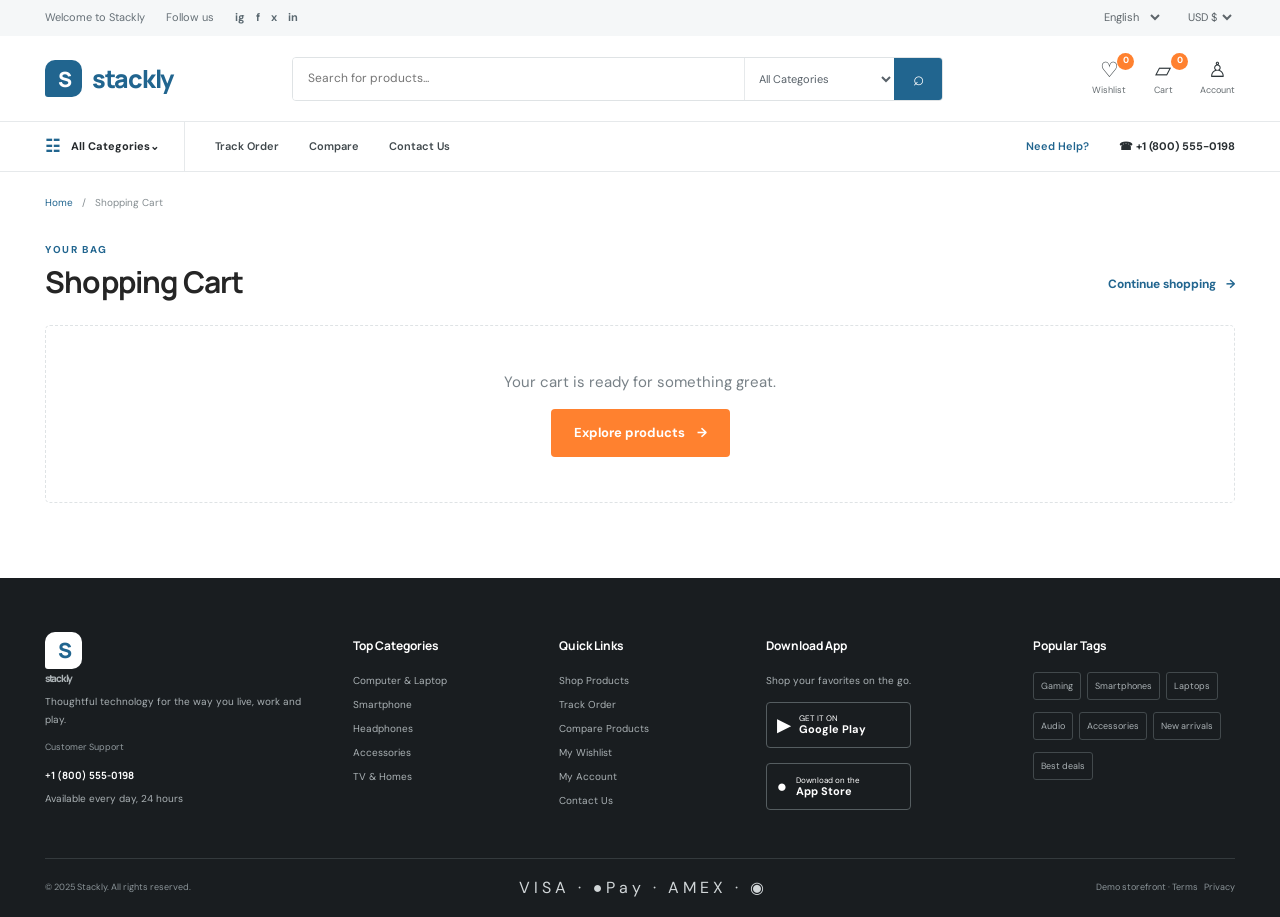
<file: cart.html>
<!doctype html>
<html lang="en"><head><meta charset="utf-8"><meta name="viewport" content="width=device-width, initial-scale=1"><title>Your cart — Stackly</title><link rel="preconnect" href="https://fonts.googleapis.com"><link rel="preconnect" href="https://fonts.gstatic.com" crossorigin><link href="https://fonts.googleapis.com/css2?family=DM+Sans:wght@400;500;600;700&family=Manrope:wght@400;500;600;700;800&display=swap" rel="stylesheet"><link rel="stylesheet" href="style.css"><link rel="stylesheet" href="responsive.css"><script defer src="products.js"></script><script defer src="main.js"></script><script defer src="cart.js"></script><script defer src="wishlist.js"></script></head>
<body><div id="site-header"></div><main class="wrap page-main"><nav class="breadcrumbs"><a href="index.html">Home</a><span>/</span><span>Shopping Cart</span></nav><div class="section-heading page-title"><div><span class="eyebrow">YOUR BAG</span><h1>Shopping Cart</h1></div><a class="text-link" href="products.html">Continue shopping <span>→</span></a></div><div id="cart-content"></div></main><div id="site-footer"></div></body></html>
</file>
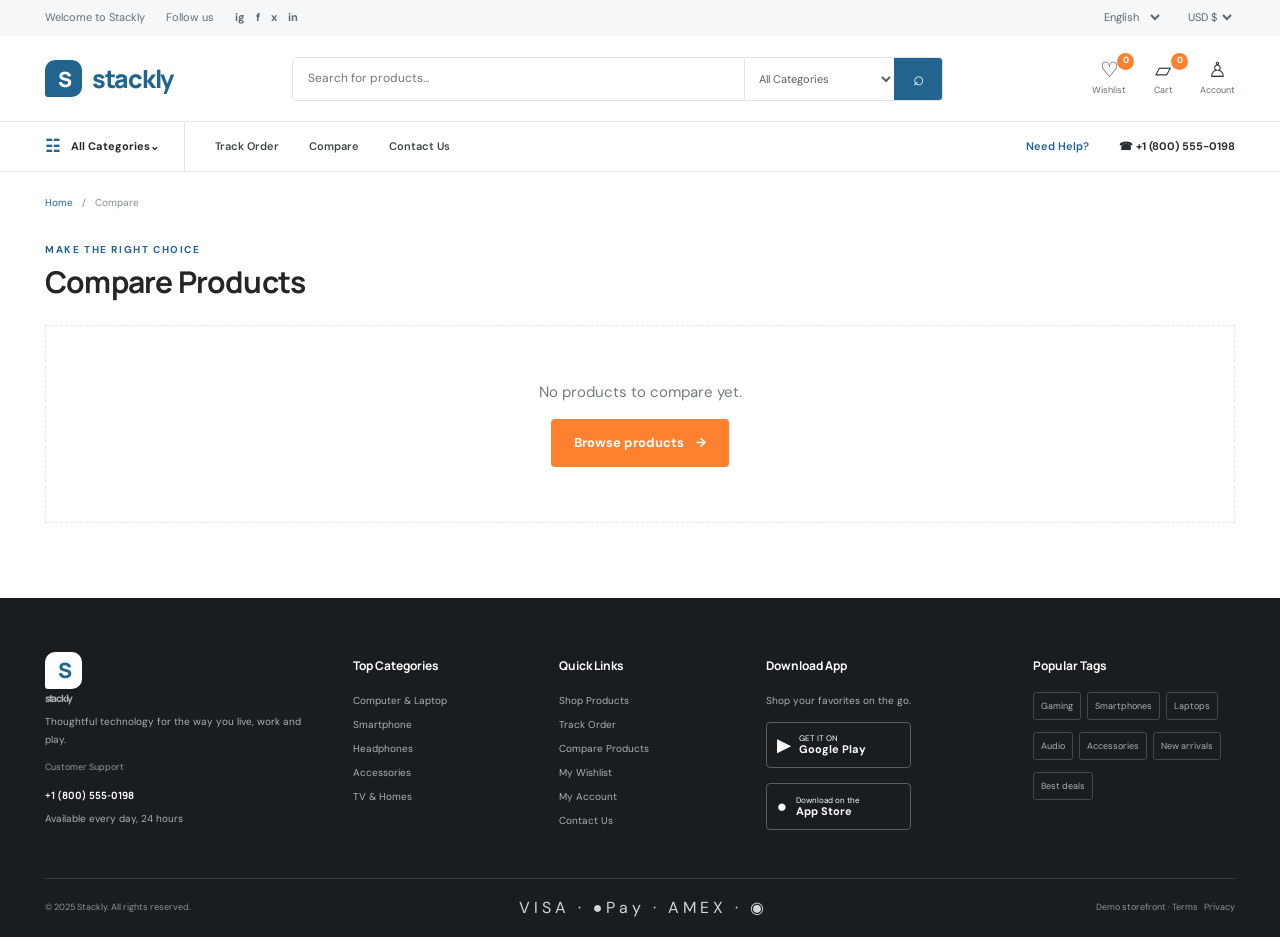
<file: compare.html>
<!doctype html>
<html lang="en"><head><meta charset="utf-8"><meta name="viewport" content="width=device-width, initial-scale=1"><title>Compare products — Stackly</title><link rel="preconnect" href="https://fonts.googleapis.com"><link rel="preconnect" href="https://fonts.gstatic.com" crossorigin><link href="https://fonts.googleapis.com/css2?family=DM+Sans:wght@400;500;600;700&family=Manrope:wght@400;500;600;700;800&display=swap" rel="stylesheet"><link rel="stylesheet" href="style.css"><link rel="stylesheet" href="responsive.css"><script defer src="products.js"></script><script defer src="main.js"></script><script defer src="cart.js"></script><script defer src="wishlist.js"></script></head>
<body><div id="site-header"></div><main class="wrap page-main"><nav class="breadcrumbs"><a href="index.html">Home</a><span>/</span><span>Compare</span></nav><div class="section-heading page-title"><div><span class="eyebrow">MAKE THE RIGHT CHOICE</span><h1>Compare Products</h1></div></div><div id="compare-content"></div></main><div id="site-footer"></div></body></html>
</file>
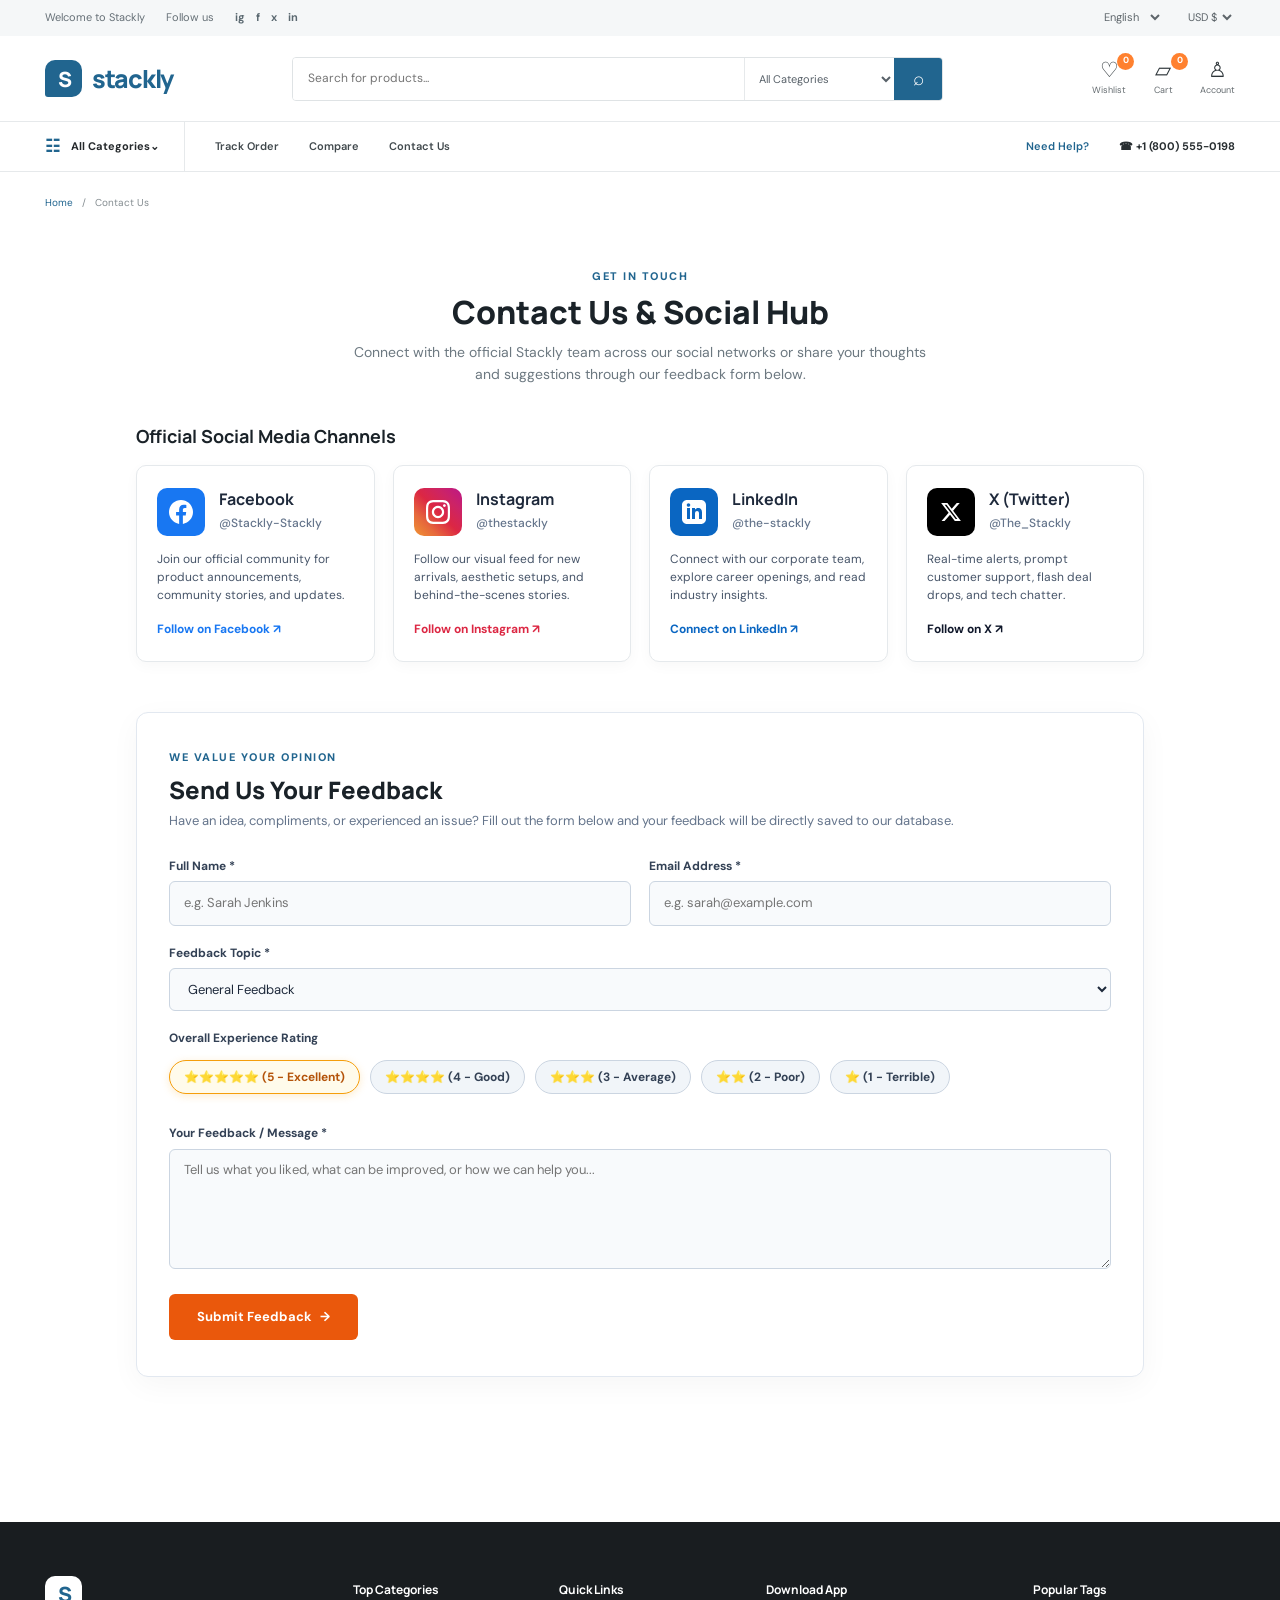
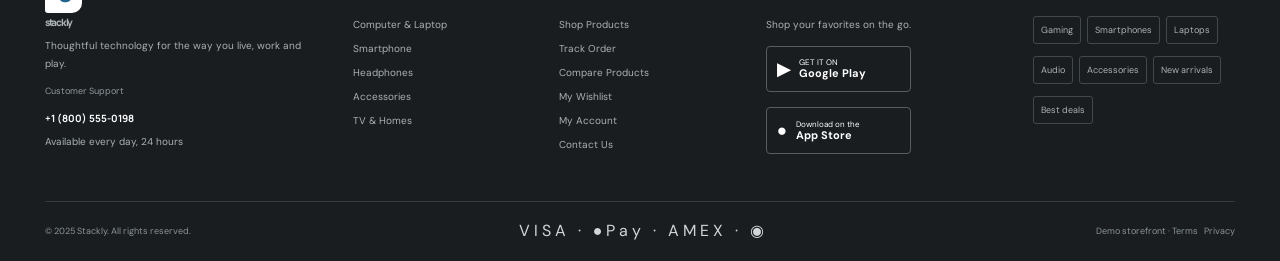
<file: contact.html>
<!doctype html>
<html lang="en">
<head>
  <meta charset="utf-8">
  <meta name="viewport" content="width=device-width, initial-scale=1">
  <title>Contact Us & Social Hub — Stackly</title>
  <link rel="preconnect" href="https://fonts.googleapis.com">
  <link rel="preconnect" href="https://fonts.gstatic.com" crossorigin>
  <link href="https://fonts.googleapis.com/css2?family=DM+Sans:wght@400;500;600;700&family=Manrope:wght@400;500;600;700;800&display=swap" rel="stylesheet">
  <link rel="stylesheet" href="style.css">
  <link rel="stylesheet" href="responsive.css">
  <link rel="stylesheet" href="contact.css">
  <script defer src="main.js"></script>
  <script defer src="cart.js"></script>
  <script defer src="wishlist.js"></script>
</head>
<body>
  <div id="site-header"></div>

  <main class="wrap page-main">
    <nav class="breadcrumbs" aria-label="Breadcrumb">
      <a href="index.html">Home</a>
      <span>/</span>
      <span>Contact Us</span>
    </nav>

    <div class="contact-container">
      <!-- Page Header -->
      <header class="contact-header">
        <span class="eyebrow">GET IN TOUCH</span>
        <h1>Contact Us & Social Hub</h1>
        <p>Connect with the official Stackly team across our social networks or share your thoughts and suggestions through our feedback form below.</p>
      </header>

      <!-- Social Media Cards Section -->
      <section class="social-hub-section" aria-labelledby="social-heading">
        <h2 id="social-heading" class="social-hub-title">
          <span>Official Social Media Channels</span>
        </h2>
        <div class="social-cards-grid">
          <!-- Facebook -->
          <a class="social-card card-facebook" 
             href="https://www.facebook.com/people/Stackly-Stackly/pfbid02NmgSaxmeD8WJngqrhKudvxzak9GvzPLz6YS9NMdJJM9rSeJ7ZTyG6h3HF3p3koBEl/?rdid=3qmngFeLJe3ChGfe&share_url=https%3A%2F%2Fwww.facebook.com%2Fshare%2F1BrqaZkJRe%2F" 
             target="_blank" 
             rel="noopener noreferrer"
             title="Follow Stackly on Facebook">
            <div class="social-card-top">
              <div class="social-icon-wrapper" aria-hidden="true">
                <svg width="24" height="24" viewBox="0 0 24 24" fill="currentColor">
                  <path d="M24 12.073c0-6.627-5.373-12-12-12s-12 5.373-12 12c0 5.99 4.388 10.954 10.125 11.854v-8.385H7.078v-3.47h3.047V9.43c0-3.007 1.792-4.669 4.533-4.669 1.312 0 2.686.235 2.686.235v2.953H15.83c-1.491 0-1.956.925-1.956 1.874v2.25h3.328l-.532 3.47h-2.796v8.385C19.612 23.027 24 18.062 24 12.073z"/>
                </svg>
              </div>
              <div class="social-card-info">
                <h3>Facebook</h3>
                <span>@Stackly-Stackly</span>
              </div>
            </div>
            <p class="social-card-desc">Join our official community for product announcements, community stories, and updates.</p>
            <span class="social-card-link">Follow on Facebook ↗</span>
          </a>

          <!-- Instagram -->
          <a class="social-card card-instagram" 
             href="https://www.instagram.com/thestackly" 
             target="_blank" 
             rel="noopener noreferrer"
             title="Follow Stackly on Instagram">
            <div class="social-card-top">
              <div class="social-icon-wrapper" aria-hidden="true">
                <svg width="24" height="24" viewBox="0 0 24 24" fill="currentColor">
                  <path d="M12 2.163c3.204 0 3.584.012 4.85.07 3.252.148 4.771 1.691 4.919 4.919.058 1.265.069 1.645.069 4.849 0 3.205-.012 3.584-.069 4.849-.149 3.225-1.664 4.771-4.919 4.919-1.266.058-1.644.07-4.85.07-3.204 0-3.584-.012-4.849-.07-3.26-.149-4.771-1.699-4.919-4.92-.058-1.265-.07-1.644-.07-4.849 0-3.204.013-3.583.07-4.849.149-3.227 1.664-4.771 4.919-4.919 1.266-.057 1.645-.069 4.849-.069zm0-2.163c-3.259 0-3.667.014-4.947.072-4.358.2-6.78 2.618-6.98 6.98-.059 1.281-.073 1.689-.073 4.948 0 3.259.014 3.668.072 4.948.2 4.358 2.618 6.78 6.98 6.98 1.281.058 1.689.072 4.948.072 3.259 0 3.668-.014 4.948-.072 4.354-.2 6.782-2.618 6.979-6.98.059-1.28.073-1.689.073-4.948 0-3.259-.014-3.667-.072-4.947-.196-4.354-2.617-6.78-6.979-6.98-1.281-.059-1.69-.073-4.949-.073zm0 5.838c-3.403 0-6.162 2.759-6.162 6.162s2.759 6.163 6.162 6.163 6.162-2.759 6.162-6.163c0-3.403-2.759-6.162-6.162-6.162zm0 10.162c-2.209 0-4-1.79-4-4 0-2.209 1.791-4 4-4s4 1.791 4 4c0 2.21-1.791 4-4 4zm6.406-11.845c-.796 0-1.441.645-1.441 1.44s.645 1.44 1.441 1.44c.795 0 1.439-.645 1.439-1.44s-.644-1.44-1.439-1.44z"/>
                </svg>
              </div>
              <div class="social-card-info">
                <h3>Instagram</h3>
                <span>@thestackly</span>
              </div>
            </div>
            <p class="social-card-desc">Follow our visual feed for new arrivals, aesthetic setups, and behind-the-scenes stories.</p>
            <span class="social-card-link">Follow on Instagram ↗</span>
          </a>

          <!-- LinkedIn -->
          <a class="social-card card-linkedin" 
             href="https://www.linkedin.com/company/the-stackly/" 
             target="_blank" 
             rel="noopener noreferrer"
             title="Connect with Stackly on LinkedIn">
            <div class="social-card-top">
              <div class="social-icon-wrapper" aria-hidden="true">
                <svg width="24" height="24" viewBox="0 0 24 24" fill="currentColor">
                  <path d="M19 0h-14c-2.761 0-5 2.239-5 5v14c0 2.761 2.239 5 5 5h14c2.762 0 5-2.239 5-5v-14c0-2.761-2.238-5-5-5zm-11 19h-3v-11h3v11zm-1.5-12.268c-.966 0-1.75-.79-1.75-1.764s.784-1.764 1.75-1.764 1.75.79 1.75 1.764-.783 1.764-1.75 1.764zm13.5 12.268h-3v-5.604c0-3.368-4-3.113-4 0v5.604h-3v-11h3v1.765c1.396-2.586 7-2.777 7 2.476v6.759z"/>
                </svg>
              </div>
              <div class="social-card-info">
                <h3>LinkedIn</h3>
                <span>@the-stackly</span>
              </div>
            </div>
            <p class="social-card-desc">Connect with our corporate team, explore career openings, and read industry insights.</p>
            <span class="social-card-link">Connect on LinkedIn ↗</span>
          </a>

          <!-- Twitter (X) -->
          <a class="social-card card-twitter" 
             href="https://x.com/The_Stackly" 
             target="_blank" 
             rel="noopener noreferrer"
             title="Follow Stackly on X">
            <div class="social-card-top">
              <div class="social-icon-wrapper" aria-hidden="true">
                <svg width="22" height="22" viewBox="0 0 24 24" fill="currentColor">
                  <path d="M18.244 2.25h3.308l-7.227 8.26 8.502 11.24H16.17l-5.214-6.817L4.99 21.75H1.68l7.73-8.835L1.254 2.25H8.08l4.713 6.231zm-1.161 17.52h1.833L7.084 4.126H5.117z"/>
                </svg>
              </div>
              <div class="social-card-info">
                <h3>X (Twitter)</h3>
                <span>@The_Stackly</span>
              </div>
            </div>
            <p class="social-card-desc">Real-time alerts, prompt customer support, flash deal drops, and tech chatter.</p>
            <span class="social-card-link">Follow on X ↗</span>
          </a>
        </div>
      </section>

      <!-- Feedback Form Section -->
      <section class="feedback-card" aria-labelledby="feedback-heading">
        <div class="feedback-card-header">
          <span class="eyebrow">WE VALUE YOUR OPINION</span>
          <h2 id="feedback-heading">Send Us Your Feedback</h2>
          <p>Have an idea, compliments, or experienced an issue? Fill out the form below and your feedback will be directly saved to our database.</p>
        </div>

        <form id="feedback-form" class="feedback-form">
          <div class="feedback-form-grid">
            <div>
              <label for="fb-name">Full Name *</label>
              <input type="text" id="fb-name" name="name" required placeholder="e.g. Sarah Jenkins">
            </div>

            <div>
              <label for="fb-email">Email Address *</label>
              <input type="email" id="fb-email" name="email" required placeholder="e.g. sarah@example.com">
            </div>

            <div class="form-group-full">
              <label for="fb-topic">Feedback Topic *</label>
              <select id="fb-topic" name="topic" required>
                <option value="General Feedback">General Feedback</option>
                <option value="Website & App Experience">Website & App Experience</option>
                <option value="Product Catalog & Pricing">Product Catalog & Pricing</option>
                <option value="Order & Delivery Experience">Order & Delivery Experience</option>
                <option value="Feature Request">Feature Request</option>
                <option value="Other">Other</option>
              </select>
            </div>

            <div class="form-group-full">
              <label>Overall Experience Rating</label>
              <div class="rating-selector" role="radiogroup" aria-label="Rating selector">
                <label class="rating-option selected">
                  <input type="radio" name="rating" value="5" checked>
                  <span>⭐⭐⭐⭐⭐ (5 - Excellent)</span>
                </label>
                <label class="rating-option">
                  <input type="radio" name="rating" value="4">
                  <span>⭐⭐⭐⭐ (4 - Good)</span>
                </label>
                <label class="rating-option">
                  <input type="radio" name="rating" value="3">
                  <span>⭐⭐⭐ (3 - Average)</span>
                </label>
                <label class="rating-option">
                  <input type="radio" name="rating" value="2">
                  <span>⭐⭐ (2 - Poor)</span>
                </label>
                <label class="rating-option">
                  <input type="radio" name="rating" value="1">
                  <span>⭐ (1 - Terrible)</span>
                </label>
              </div>
            </div>

            <div class="form-group-full">
              <label for="fb-message">Your Feedback / Message *</label>
              <textarea id="fb-message" name="message" required placeholder="Tell us what you liked, what can be improved, or how we can help you..."></textarea>
            </div>
          </div>

          <button type="submit" class="feedback-submit-btn" id="fb-submit-btn">
            <span>Submit Feedback</span>
            <span aria-hidden="true">→</span>
          </button>
        </form>

        <!-- Success Message Banner -->
        <div class="feedback-success-banner" id="feedback-success" role="alert" aria-live="polite">
          <div class="success-icon">✓</div>
          <div class="success-content">
            <h4>Thank you for your feedback!</h4>
            <p id="feedback-success-text">Your feedback has been successfully submitted and saved to our database. Our team will review your comments!</p>
          </div>
        </div>
      </section>
    </div>
  </main>

  <div id="site-footer"></div>

  <script>
    document.addEventListener("DOMContentLoaded", function () {
      // Rating selector style toggle
      const ratingOptions = document.querySelectorAll(".rating-option");
      ratingOptions.forEach(function (opt) {
        opt.addEventListener("click", function () {
          ratingOptions.forEach(function (o) { o.classList.remove("selected"); });
          opt.classList.add("selected");
          const radio = opt.querySelector("input[type=radio]");
          if (radio) radio.checked = true;
        });
      });

      // Prefill user details if signed in
      try {
        const session = localStorage.getItem("stackly-demo-session");
        if (session) {
          const user = JSON.parse(session);
          if (user.name) document.getElementById("fb-name").value = user.name;
          if (user.email) document.getElementById("fb-email").value = user.email;
        }
      } catch (e) {}

      // Handle Feedback Form Submission
      const form = document.getElementById("feedback-form");
      const submitBtn = document.getElementById("fb-submit-btn");
      const successBanner = document.getElementById("feedback-success");
      const successText = document.getElementById("feedback-success-text");

      form.addEventListener("submit", async function (e) {
        e.preventDefault();
        if (!form.reportValidity()) return;

        submitBtn.disabled = true;
        submitBtn.querySelector("span:first-child").textContent = "Submitting…";

        const selectedRatingInput = form.querySelector("input[name=rating]:checked");
        const payload = {
          name: form.elements.name.value.trim(),
          email: form.elements.email.value.trim().toLowerCase(),
          topic: form.elements.topic.value,
          rating: selectedRatingInput ? selectedRatingInput.value : "5",
          message: form.elements.message.value.trim()
        };

        const isGitHubPages = window.location.hostname.endsWith("github.io");
        const apiEndpoints = [];
        if (!isGitHubPages) {
          apiEndpoints.push("/api/feedback");
          if (!window.location.protocol.startsWith("https")) {
            apiEndpoints.push("http://localhost:8000/api/feedback");
            apiEndpoints.push("http://127.0.0.1:8000/api/feedback");
          }
        }

        let savedToDb = false;

        for (let i = 0; i < apiEndpoints.length; i++) {
          try {
            const res = await fetch(apiEndpoints[i], {
              method: "POST",
              headers: { "Content-Type": "application/json" },
              body: JSON.stringify(payload)
            });
            if (res.ok) {
              const data = await res.json();
              if (data.message) {
                successText.textContent = data.message;
              }
              savedToDb = true;
              break;
            }
          } catch (err) {}
        }

        // Always save a copy in localStorage for persistence
        try {
          const storedFeedbacks = JSON.parse(localStorage.getItem("stackly-feedbacks") || "[]");
          storedFeedbacks.push(Object.assign({}, payload, { created_at: new Date().toISOString() }));
          localStorage.setItem("stackly-feedbacks", JSON.stringify(storedFeedbacks));
        } catch (e) {}

        // Reset form and show success banner
        form.reset();
        // Restore name/email if user was logged in
        try {
          const session = localStorage.getItem("stackly-demo-session");
          if (session) {
            const user = JSON.parse(session);
            if (user.name) document.getElementById("fb-name").value = user.name;
            if (user.email) document.getElementById("fb-email").value = user.email;
          }
        } catch (e) {}

        successBanner.classList.add("active");
        submitBtn.disabled = false;
        submitBtn.querySelector("span:first-child").textContent = "Submit Feedback";

        // Scroll smoothly to success banner
        successBanner.scrollIntoView({ behavior: "smooth", block: "nearest" });
      });
    });
  </script>
</body>
</html>
</file>
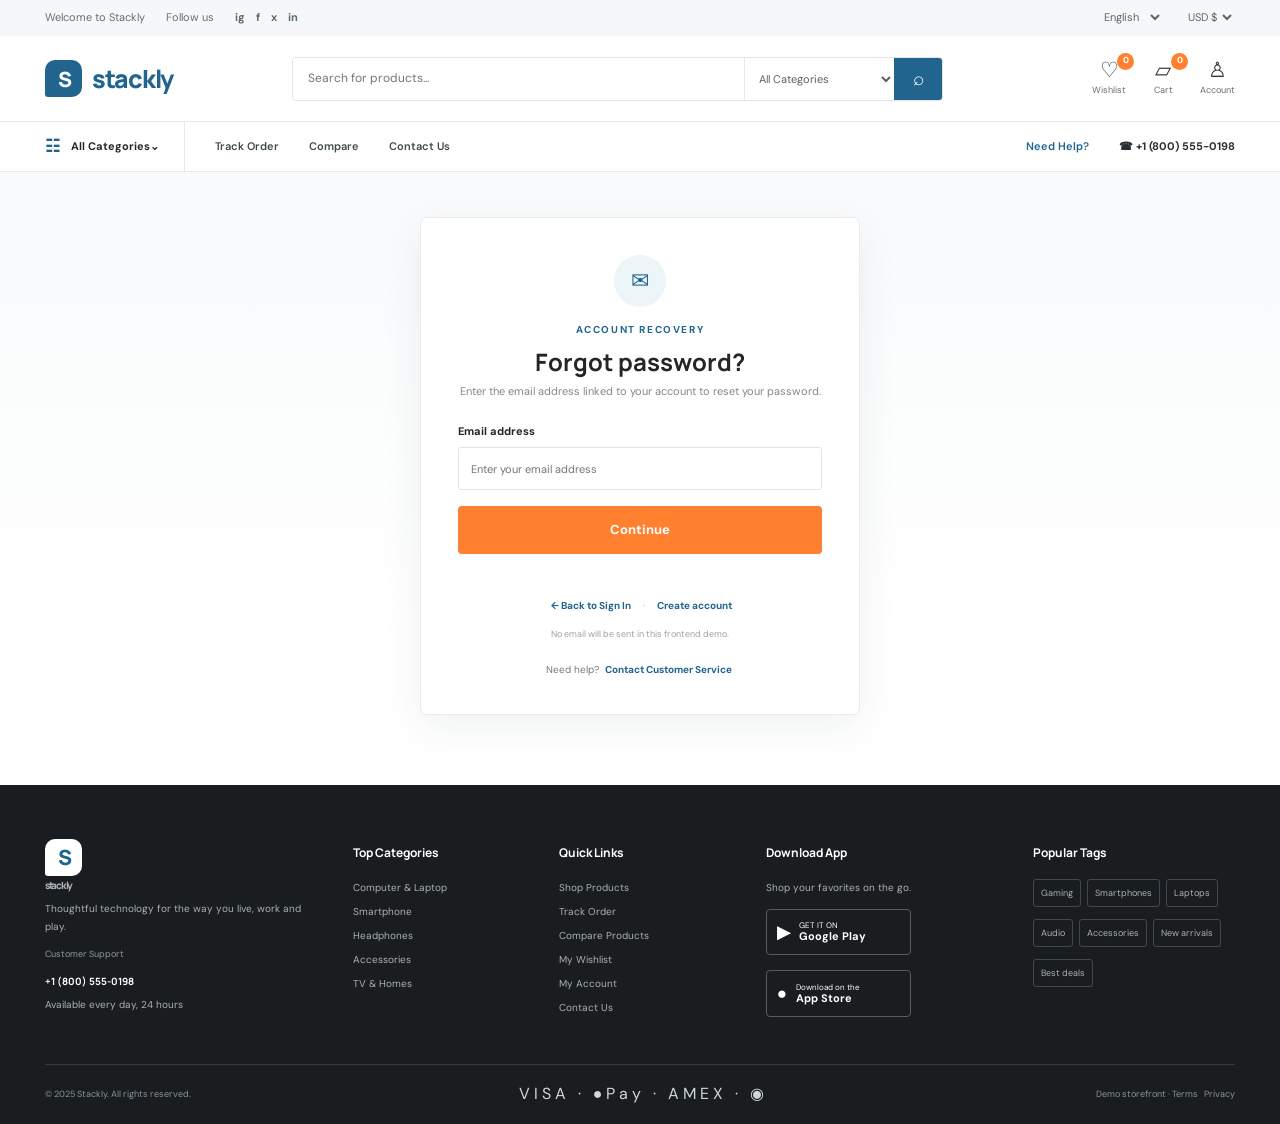
<file: forgot-password.html>
<!doctype html>
<html lang="en"><head><meta charset="utf-8"><meta name="viewport" content="width=device-width, initial-scale=1"><title>Forgot password — Stackly</title><link rel="preconnect" href="https://fonts.googleapis.com"><link rel="preconnect" href="https://fonts.gstatic.com" crossorigin><link href="https://fonts.googleapis.com/css2?family=DM+Sans:wght@400;500;600;700&family=Manrope:wght@400;500;600;700;800&display=swap" rel="stylesheet"><link rel="stylesheet" href="style.css"><link rel="stylesheet" href="responsive.css"><link rel="stylesheet" href="auth.css"><script defer src="main.js"></script><script defer src="cart.js"></script><script defer src="wishlist.js"></script><script defer src="auth.js"></script></head>
<body><div id="site-header"></div><main class="auth-main"><section class="auth-card recovery-card"><div class="recovery-icon">✉</div><span class="eyebrow">ACCOUNT RECOVERY</span><h1>Forgot password?</h1><p class="auth-intro">Enter the email address linked to your account to reset your password.</p><form id="forgot-form"><label>Email address<input type="email" name="email" required autocomplete="email" placeholder="Enter your email address"></label><button class="button button-orange auth-submit" type="submit">Continue</button><p class="form-message" role="status"></p></form><p class="auth-bottom"><a href="signin.html">← Back to Sign In</a><span class="auth-separator">·</span><a href="signup.html">Create account</a></p><p class="demo-note">No email will be sent in this frontend demo.</p></section></main><div id="site-footer"></div></body></html>
</file>
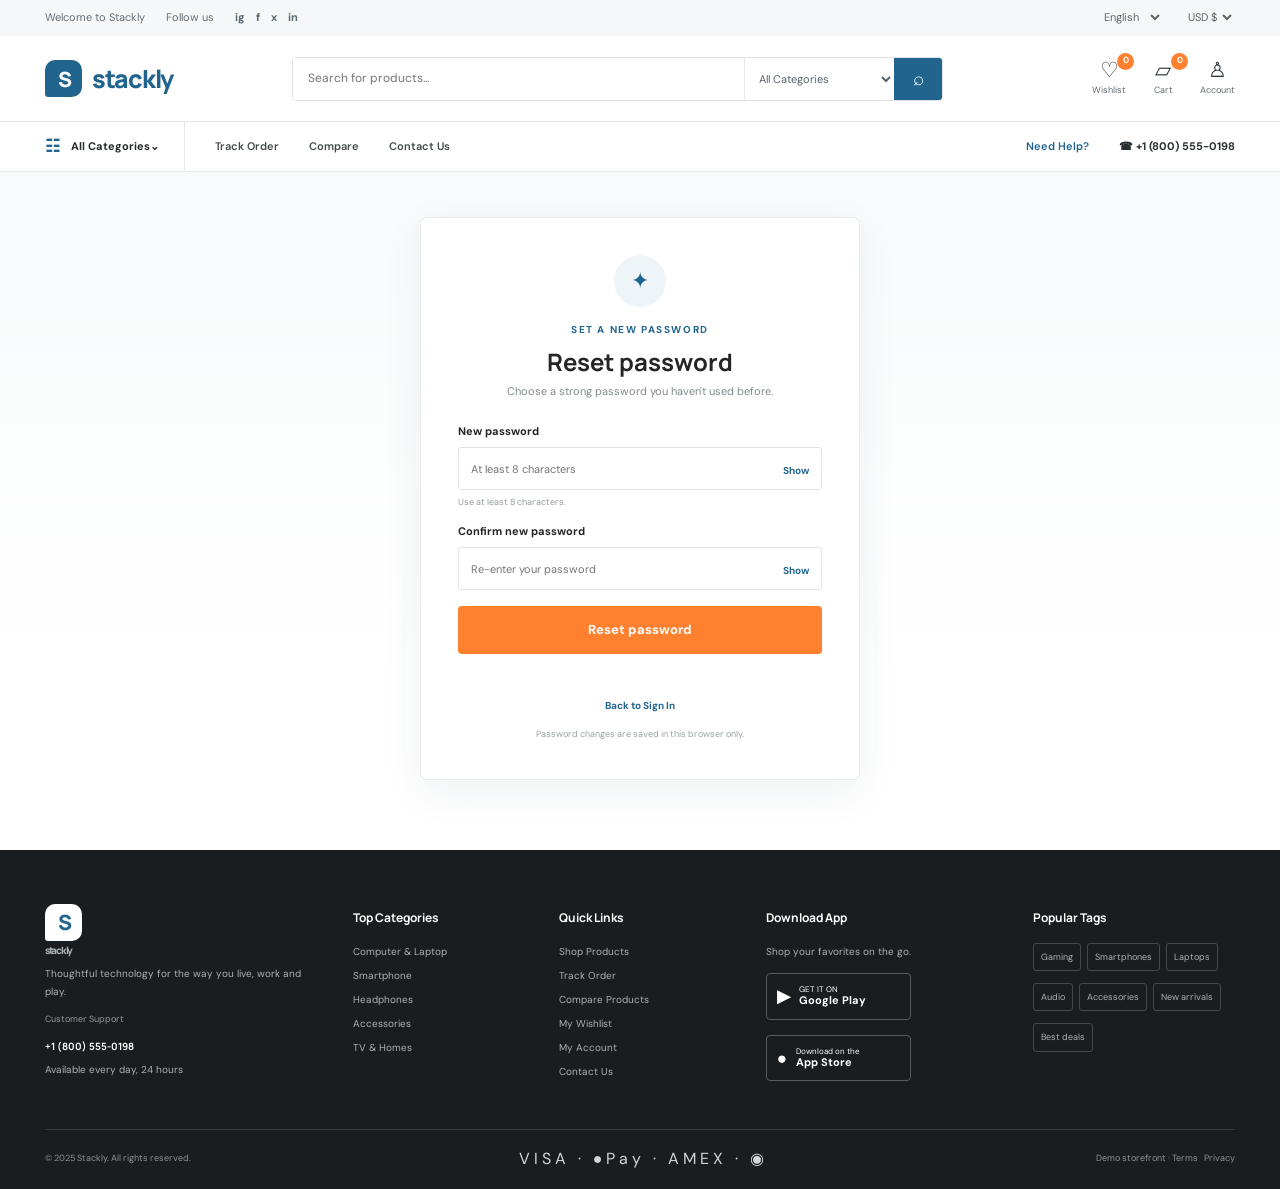
<file: reset-password.html>
<!doctype html>
<html lang="en"><head><meta charset="utf-8"><meta name="viewport" content="width=device-width, initial-scale=1"><title>Reset password — Stackly</title><link rel="preconnect" href="https://fonts.googleapis.com"><link rel="preconnect" href="https://fonts.gstatic.com" crossorigin><link href="https://fonts.googleapis.com/css2?family=DM+Sans:wght@400;500;600;700&family=Manrope:wght@400;500;600;700;800&display=swap" rel="stylesheet"><link rel="stylesheet" href="style.css"><link rel="stylesheet" href="responsive.css"><link rel="stylesheet" href="auth.css"><script defer src="main.js"></script><script defer src="cart.js"></script><script defer src="wishlist.js"></script><script defer src="auth.js"></script></head>
<body><div id="site-header"></div><main class="auth-main"><section class="auth-card recovery-card"><div class="recovery-icon">✦</div><span class="eyebrow">SET A NEW PASSWORD</span><h1>Reset password</h1><p class="auth-intro">Choose a strong password you haven't used before.</p><form id="reset-form"><label>New password<span class="password-wrap"><input type="password" name="password" required minlength="8" autocomplete="new-password" placeholder="At least 8 characters"><button class="password-toggle" type="button" aria-label="Show password">Show</button></span></label><p class="password-hint">Use at least 8 characters.</p><label>Confirm new password<span class="password-wrap"><input type="password" name="confirm" required minlength="8" autocomplete="new-password" placeholder="Re-enter your password"><button class="password-toggle" type="button" aria-label="Show password">Show</button></span></label><button class="button button-orange auth-submit" type="submit">Reset password</button><p class="form-message" role="status"></p></form><p class="auth-bottom"><a href="signin.html">Back to Sign In</a></p><p class="demo-note">Password changes are saved in this browser only.</p></section></main><div id="site-footer"></div></body></html>
</file>
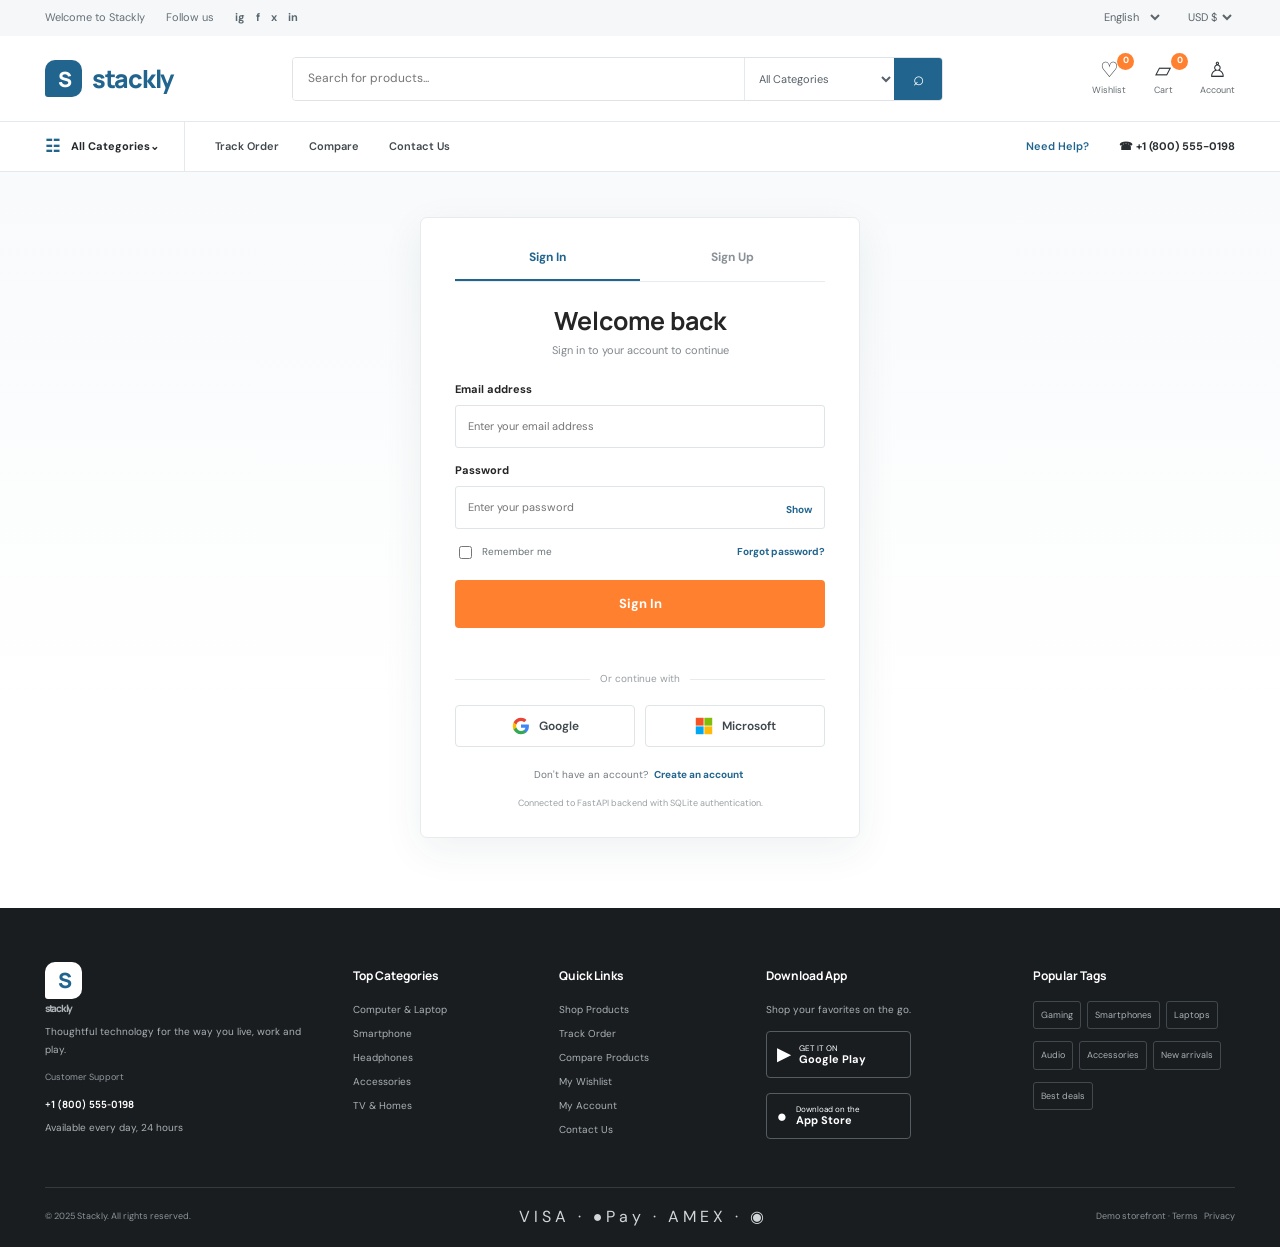
<file: signin.html>
<!doctype html>
<html lang="en"><head><meta charset="utf-8"><meta name="viewport" content="width=device-width, initial-scale=1"><title>Sign in — Stackly</title><link rel="preconnect" href="https://fonts.googleapis.com"><link rel="preconnect" href="https://fonts.gstatic.com" crossorigin><link href="https://fonts.googleapis.com/css2?family=DM+Sans:wght@400;500;600;700&family=Manrope:wght@400;500;600;700;800&display=swap" rel="stylesheet"><link rel="stylesheet" href="style.css"><link rel="stylesheet" href="responsive.css"><link rel="stylesheet" href="auth.css"><script defer src="main.js"></script><script defer src="cart.js"></script><script defer src="wishlist.js"></script><script defer src="auth.js"></script></head>
<body><div id="site-header"></div><main class="auth-main"><section class="auth-card"><div class="auth-tabs"><a class="selected" href="signin.html">Sign In</a><a href="signup.html">Sign Up</a></div><h1>Welcome back</h1><p class="auth-intro">Sign in to your account to continue</p><form id="signin-form"><label>Email address<input type="email" name="email" required autocomplete="email" placeholder="Enter your email address"></label><label>Password<span class="password-wrap"><input type="password" name="password" required autocomplete="current-password" placeholder="Enter your password"><button class="password-toggle" type="button" aria-label="Show password">Show</button></span></label><div class="auth-row"><label class="check-label"><input type="checkbox" name="remember"> Remember me</label><a href="forgot-password.html">Forgot password?</a></div><button class="button button-orange auth-submit" type="submit">Sign In</button><p class="form-message" role="status"></p></form><div class="auth-divider"><span>Or continue with</span></div><div class="social-auth"><button type="button" class="social-btn social-google" data-social-provider="google"><svg width="18" height="18" viewBox="0 0 24 24" aria-hidden="true"><path fill="#4285F4" d="M22.56 12.25c0-.78-.07-1.53-.2-2.25H12v4.26h5.92c-.26 1.37-1.04 2.53-2.21 3.31v2.77h3.57c2.08-1.92 3.28-4.74 3.28-8.09z"/><path fill="#34A853" d="M12 23c2.97 0 5.46-.98 7.28-2.66l-3.57-2.77c-.98.66-2.23 1.06-3.71 1.06-2.86 0-5.29-1.93-6.16-4.53H2.18v2.84C3.99 20.53 7.7 23 12 23z"/><path fill="#FBBC05" d="M5.84 14.09c-.22-.66-.35-1.36-.35-2.09s.13-1.43.35-2.09V7.06H2.18C1.43 8.55 1 10.22 1 12s.43 3.45 1.18 4.94l2.85-2.22.81-.63z"/><path fill="#EA4335" d="M12 5.38c1.62 0 3.06.56 4.21 1.64l3.15-3.15C17.45 2.09 14.97 1 12 1 7.7 1 3.99 3.47 2.18 7.06l3.66 2.84c.87-2.6 3.3-4.52 6.16-4.52z"/></svg> Google</button><button type="button" class="social-btn social-microsoft" data-social-provider="microsoft"><svg width="18" height="18" viewBox="0 0 23 23" aria-hidden="true"><path fill="#f35325" d="M1 1h10v10H1z"/><path fill="#81bc06" d="M12 1h10v10H12z"/><path fill="#05a6f0" d="M1 12h10v10H1z"/><path fill="#ffba08" d="M12 12h10v10H12z"/></svg> Microsoft</button></div><p class="auth-bottom">Don't have an account? <a href="signup.html">Create an account</a></p><p class="demo-note">Connected to FastAPI backend with SQLite authentication.</p></section></main><div id="site-footer"></div></body></html>
</file>
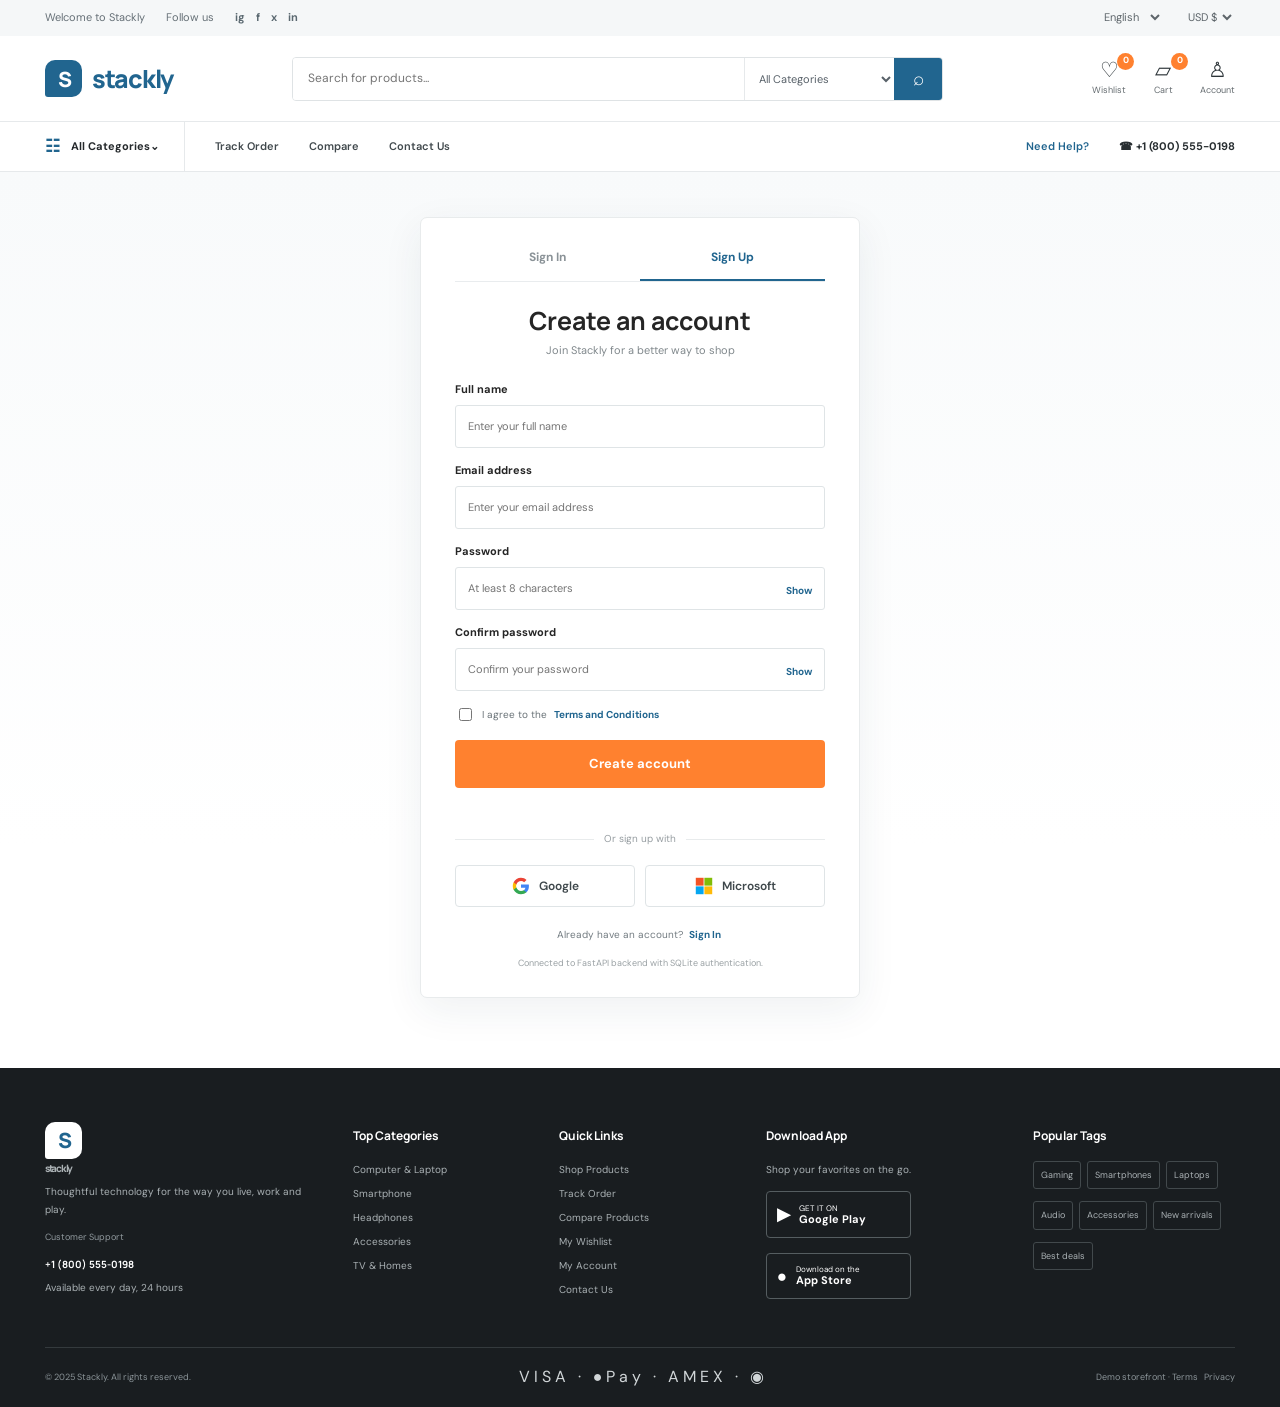
<file: signup.html>
<!doctype html>
<html lang="en"><head><meta charset="utf-8"><meta name="viewport" content="width=device-width, initial-scale=1"><title>Create an account — Stackly</title><link rel="preconnect" href="https://fonts.googleapis.com"><link rel="preconnect" href="https://fonts.gstatic.com" crossorigin><link href="https://fonts.googleapis.com/css2?family=DM+Sans:wght@400;500;600;700&family=Manrope:wght@400;500;600;700;800&display=swap" rel="stylesheet"><link rel="stylesheet" href="style.css"><link rel="stylesheet" href="responsive.css"><link rel="stylesheet" href="auth.css"><script defer src="main.js"></script><script defer src="cart.js"></script><script defer src="wishlist.js"></script><script defer src="auth.js"></script></head>
<body><div id="site-header"></div><main class="auth-main"><section class="auth-card"><div class="auth-tabs"><a href="signin.html">Sign In</a><a class="selected" href="signup.html">Sign Up</a></div><h1>Create an account</h1><p class="auth-intro">Join Stackly for a better way to shop</p><form id="signup-form"><label>Full name<input name="name" required autocomplete="name" placeholder="Enter your full name"></label><label>Email address<input type="email" name="email" required autocomplete="email" placeholder="Enter your email address"></label><label>Password<span class="password-wrap"><input type="password" name="password" required minlength="8" autocomplete="new-password" placeholder="At least 8 characters"><button class="password-toggle" type="button" aria-label="Show password">Show</button></span></label><label>Confirm password<span class="password-wrap"><input type="password" name="confirm" required minlength="8" autocomplete="new-password" placeholder="Confirm your password"><button class="password-toggle" type="button" aria-label="Show password">Show</button></span></label><label class="check-label terms-check"><input type="checkbox" name="terms" required> I agree to the <a href="404.html">Terms and Conditions</a></label><button class="button button-orange auth-submit" type="submit">Create account</button><p class="form-message" role="status"></p></form><div class="auth-divider"><span>Or sign up with</span></div><div class="social-auth"><button type="button" class="social-btn social-google" data-social-provider="google"><svg width="18" height="18" viewBox="0 0 24 24" aria-hidden="true"><path fill="#4285F4" d="M22.56 12.25c0-.78-.07-1.53-.2-2.25H12v4.26h5.92c-.26 1.37-1.04 2.53-2.21 3.31v2.77h3.57c2.08-1.92 3.28-4.74 3.28-8.09z"/><path fill="#34A853" d="M12 23c2.97 0 5.46-.98 7.28-2.66l-3.57-2.77c-.98.66-2.23 1.06-3.71 1.06-2.86 0-5.29-1.93-6.16-4.53H2.18v2.84C3.99 20.53 7.7 23 12 23z"/><path fill="#FBBC05" d="M5.84 14.09c-.22-.66-.35-1.36-.35-2.09s.13-1.43.35-2.09V7.06H2.18C1.43 8.55 1 10.22 1 12s.43 3.45 1.18 4.94l2.85-2.22.81-.63z"/><path fill="#EA4335" d="M12 5.38c1.62 0 3.06.56 4.21 1.64l3.15-3.15C17.45 2.09 14.97 1 12 1 7.7 1 3.99 3.47 2.18 7.06l3.66 2.84c.87-2.6 3.3-4.52 6.16-4.52z"/></svg> Google</button><button type="button" class="social-btn social-microsoft" data-social-provider="microsoft"><svg width="18" height="18" viewBox="0 0 23 23" aria-hidden="true"><path fill="#f35325" d="M1 1h10v10H1z"/><path fill="#81bc06" d="M12 1h10v10H12z"/><path fill="#05a6f0" d="M1 12h10v10H1z"/><path fill="#ffba08" d="M12 12h10v10H12z"/></svg> Microsoft</button></div><p class="auth-bottom">Already have an account? <a href="signin.html">Sign In</a></p><p class="demo-note">Connected to FastAPI backend with SQLite authentication.</p></section></main><div id="site-footer"></div></body></html>
</file>
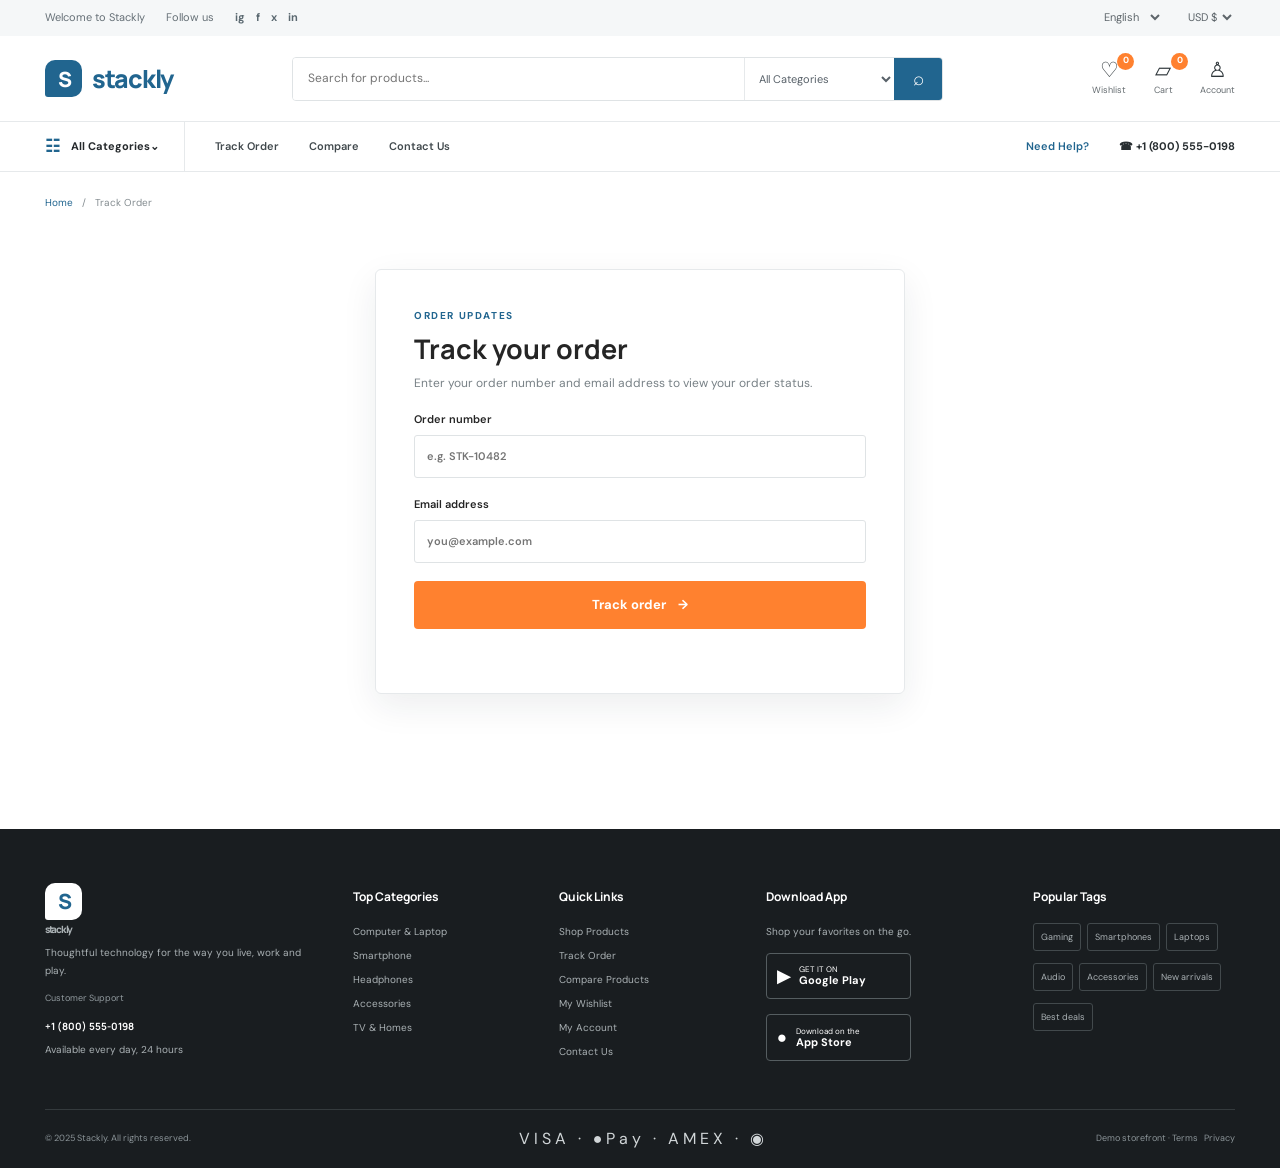
<file: track-order.html>
<!doctype html>
<html lang="en"><head><meta charset="utf-8"><meta name="viewport" content="width=device-width, initial-scale=1"><title>Track your order — Stackly</title><link rel="preconnect" href="https://fonts.googleapis.com"><link rel="preconnect" href="https://fonts.gstatic.com" crossorigin><link href="https://fonts.googleapis.com/css2?family=DM+Sans:wght@400;500;600;700&family=Manrope:wght@400;500;600;700;800&display=swap" rel="stylesheet"><link rel="stylesheet" href="style.css"><link rel="stylesheet" href="responsive.css"><script defer src="main.js"></script><script defer src="cart.js"></script><script defer src="wishlist.js"></script></head>
<body><div id="site-header"></div><main class="wrap page-main"><nav class="breadcrumbs"><a href="index.html">Home</a><span>/</span><span>Track Order</span></nav><section class="simple-card track-card"><span class="eyebrow">ORDER UPDATES</span><h1>Track your order</h1><p>Enter your order number and email address to view your order status.</p><form id="track-form"><label>Order number<input required name="order" placeholder="e.g. STK-10482"></label><label>Email address<input required type="email" name="email" placeholder="you@example.com"></label><button class="button button-orange" type="submit">Track order <span>→</span></button><p class="form-message" id="track-message" role="status"></p></form></section></main><div id="site-footer"></div></body></html>
</file>
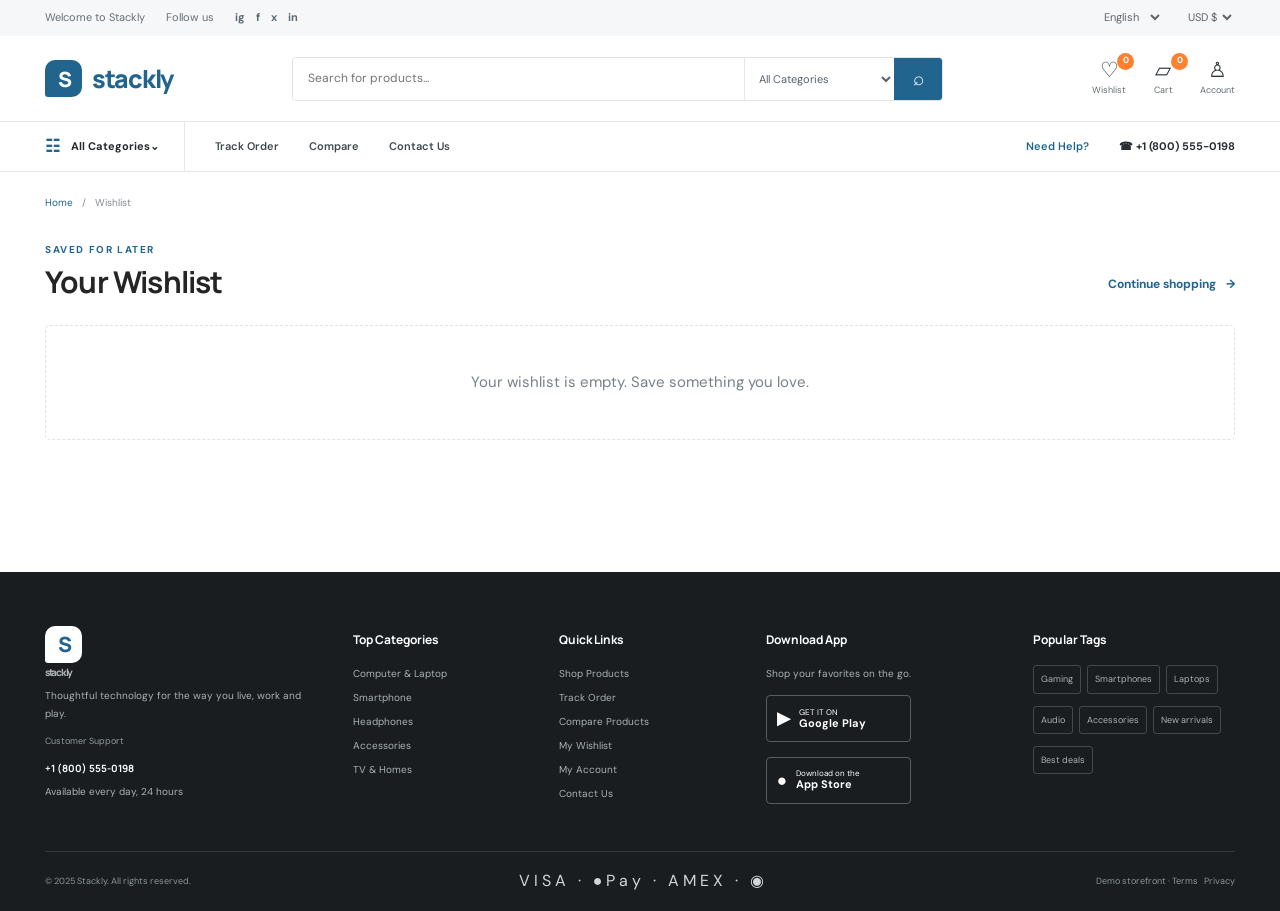
<file: wishlist.html>
<!doctype html>
<html lang="en"><head><meta charset="utf-8"><meta name="viewport" content="width=device-width, initial-scale=1"><title>Your wishlist — Stackly</title><link rel="preconnect" href="https://fonts.googleapis.com"><link rel="preconnect" href="https://fonts.gstatic.com" crossorigin><link href="https://fonts.googleapis.com/css2?family=DM+Sans:wght@400;500;600;700&family=Manrope:wght@400;500;600;700;800&display=swap" rel="stylesheet"><link rel="stylesheet" href="style.css"><link rel="stylesheet" href="responsive.css"><script defer src="products.js"></script><script defer src="main.js"></script><script defer src="cart.js"></script><script defer src="wishlist.js"></script></head>
<body><div id="site-header"></div><main class="wrap page-main"><nav class="breadcrumbs"><a href="index.html">Home</a><span>/</span><span>Wishlist</span></nav><div class="section-heading page-title"><div><span class="eyebrow">SAVED FOR LATER</span><h1>Your Wishlist</h1></div><a class="text-link" href="products.html">Continue shopping <span>→</span></a></div><div class="product-grid" id="wishlist-products"></div><p class="empty-state hidden" id="wishlist-empty">Your wishlist is empty. Save something you love.</p></main><div id="site-footer"></div></body></html>
</file>
<file: style.css>
:root{--blue:#21658f;--blue-dark:#154864;--orange:#ff812f;--ink:#252525;--muted:#6d747a;--line:#e6e9eb;--soft:#f3f5f6;--dark:#191d20;--white:#fff;--radius:9px;--shadow:0 12px 35px rgba(25,39,50,.08)}
*{box-sizing:border-box}html{scroll-behavior:smooth}body{margin:0;color:var(--ink);background:#fff;font-family:"DM Sans",Arial,sans-serif;font-size:15px;line-height:1.55}h1,h2,h3,h4,p{margin-top:0}h1,h2,h3,h4{font-family:Manrope,"DM Sans",sans-serif;line-height:1.2}a{color:inherit;text-decoration:none}button,input,select{font:inherit}button{cursor:pointer}img{display:block;max-width:100%}.wrap{width:min(1190px,calc(100% - 48px));margin-inline:auto}.hidden{display:none!important}.eyebrow{display:block;color:var(--blue);font-size:10px;font-weight:700;letter-spacing:1.6px;margin-bottom:10px}.button{display:inline-flex;align-items:center;justify-content:center;gap:12px;padding:13px 22px;border-radius:4px;border:1px solid transparent;font-size:13px;font-weight:700;transition:.2s ease;min-height:46px}.button-orange{background:var(--orange);color:white}.button-orange:hover{background:#ee6e1d;transform:translateY(-1px)}.button-outline{background:#fff;border-color:#ccd2d5;color:var(--ink)}.button-outline:hover{border-color:var(--blue);color:var(--blue)}.text-link{color:var(--blue);font-size:12px;font-weight:700;white-space:nowrap}.text-link span,.read-more span{margin-left:7px}.site-header{background:#fff}.utility-strip{background:#f5f7f8;color:#667077;font-size:11px}.utility-inner{height:36px;display:flex;align-items:center;justify-content:space-between}.utility-left,.utility-right{display:flex;align-items:center;gap:21px}.social-mini{display:flex;gap:11px;font-weight:700;color:#5a6870}.utility-inner select{border:0;background:transparent;color:#5e666b;font-size:11px;outline:none}.main-header{border-bottom:1px solid var(--line)}.header-inner{height:85px;display:grid;grid-template-columns:215px minmax(250px,1fr) 260px;align-items:center;gap:32px}.brand{display:inline-flex;align-items:center;gap:10px;font:800 25px Manrope,sans-serif;color:var(--blue);letter-spacing:-1.3px}.brand-mark{width:37px;height:37px;display:grid;place-items:center;background:var(--blue);color:white;border-radius:10px 10px 10px 3px;font-size:21px;letter-spacing:-2px}.search-form{height:44px;display:flex;border:1px solid #dfe3e5;border-radius:4px;overflow:hidden}.search-form:focus-within{border-color:var(--blue)}.search-form input{flex:1;min-width:0;border:0;padding:0 15px;outline:none;font-size:12px}.search-form select{width:150px;border:0;border-left:1px solid var(--line);padding:0 10px;color:#586169;background:white;font-size:11px;outline:0}.search-form button{width:48px;background:var(--blue);color:white;border:0;font-size:19px}.header-actions{display:flex;align-items:center;justify-content:flex-end;gap:20px}.header-action{position:relative;display:grid;place-items:center;min-width:34px;color:#2d3539}.action-icon{font-size:21px;line-height:1}.count-badge{position:absolute;top:-7px;right:-8px;display:grid;place-items:center;min-width:17px;height:17px;padding:0 4px;background:var(--orange);color:white;border-radius:12px;font-size:9px;font-weight:700}.header-action small{display:block;color:#656c70;font-size:9px;margin-top:3px}.nav-row{border-bottom:1px solid var(--line)}.nav-inner{height:49px;display:flex;align-items:center;gap:30px;font-size:11px;font-weight:600;color:#41494d}.nav-link{white-space:nowrap}.nav-link:hover{color:var(--blue)}.category-nav{position:relative;display:flex;align-items:center;gap:11px;height:100%;padding-right:25px;border-right:1px solid var(--line);color:#25292c}.category-nav>button{padding:0;border:0;background:none;color:inherit;font-weight:700;font-size:11px}.hamburger-mark{font-size:17px;color:var(--blue)}.category-menu{display:none;position:absolute;z-index:10;top:calc(100% - 1px);left:0;width:235px;padding:8px;background:#fff;border:1px solid var(--line);box-shadow:var(--shadow)}.category-menu.open{display:block}.category-menu a{display:block;padding:9px 11px;border-radius:4px}.category-menu a:hover{background:var(--soft);color:var(--blue)}.nav-help{margin-left:auto;color:var(--blue)}.nav-phone{font-weight:700;color:#282e31}.mobile-menu-button{display:none;border:0;background:none;color:var(--blue);font-size:24px}.hero{display:grid;grid-template-columns:1.9fr .95fr;gap:17px;margin-top:24px}.hero-main{position:relative;min-height:370px;overflow:hidden;background:#e9f1f5;padding:47px 42px}.hero-copy{position:relative;z-index:2;max-width:300px}.hero-copy h1{font-size:38px;letter-spacing:-1.4px;margin-bottom:14px}.hero-copy p{font-size:13px;color:#626d73;max-width:260px;margin-bottom:21px}.hero-price{display:flex;flex-direction:column;margin-bottom:17px}.hero-price span,.mac-price span{font-size:10px;color:#657078}.hero-price strong{font:700 20px Manrope;color:var(--blue)}.hero-product{position:absolute;right:5%;top:7%;width:48%;height:86%;object-fit:contain;mix-blend-mode:multiply}.save-badge{position:absolute;z-index:2;right:36%;top:38px;width:62px;height:62px;border-radius:50%;display:grid;place-content:center;background:var(--orange);color:white;text-align:center;font-size:9px;line-height:1.15;transform:rotate(9deg)}.save-badge b{font-size:13px}.hero-dots{position:absolute;left:42px;bottom:19px;display:flex;gap:6px;z-index:3}.hero-dots button{width:7px;height:7px;padding:0;border:0;border-radius:50%;background:#a9bac4}.hero-dots button.active{width:20px;border-radius:9px;background:var(--blue)}.hero-side{display:grid;grid-template-rows:1fr 1fr;gap:17px}.side-promo{position:relative;display:flex;align-items:center;overflow:hidden;padding:22px;background:#f4f3ef}.side-promo>div{position:relative;z-index:1;max-width:170px}.side-promo .eyebrow{font-size:8px;letter-spacing:1px}.side-promo h2{font-size:20px;margin:0 0 5px}.side-promo p{font-size:10px;color:#697176;margin-bottom:12px}.side-promo a{font-size:10px;font-weight:700;color:var(--blue)}.side-promo img{position:absolute;right:4%;width:42%;height:90%;object-fit:contain;mix-blend-mode:multiply}.side-audio{background:#f2f1f9}.benefits{display:grid;grid-template-columns:repeat(4,1fr);margin-top:27px;border:1px solid var(--line);border-radius:5px}.benefits article{display:flex;align-items:center;gap:13px;padding:18px 20px;border-right:1px solid var(--line)}.benefits article:last-child{border:0}.benefit-icon{width:36px;height:36px;display:grid;place-items:center;border-radius:50%;color:var(--blue);background:#edf4f7;font-size:20px}.benefits h3{font-size:12px;margin:0 0 4px}.benefits p{font-size:10px;color:#828a8e;margin:0}.section{padding-top:72px;padding-bottom:24px}.section-heading{display:flex;align-items:flex-end;gap:24px;margin-bottom:25px}.section-heading h2{font-size:27px;letter-spacing:-.7px;margin:0}.section-heading .eyebrow{margin-bottom:7px}.deal-timer{display:flex;align-items:center;gap:10px;margin:0 auto 2px 20px}.timer-label{font-size:10px;color:#757e83}.deal-timer strong{font:700 12px "DM Sans";letter-spacing:2px;color:var(--blue);background:#edf4f7;border-radius:3px;padding:7px 9px}.section-heading>.text-link{margin-bottom:6px;margin-left:auto}.product-grid{display:grid;grid-template-columns:repeat(4,minmax(0,1fr));gap:16px}.product-card{position:relative;min-width:0;border:1px solid var(--line);border-radius:5px;background:white;transition:box-shadow .2s,transform .2s;overflow:hidden}.product-card:hover{box-shadow:var(--shadow);transform:translateY(-3px)}.product-image-wrap{height:210px;position:relative;background:#f7f8f8;padding:18px;display:grid;place-items:center}.product-image-wrap img{width:100%;height:100%;object-fit:contain;mix-blend-mode:multiply}.product-label{position:absolute;z-index:2;top:12px;left:12px;padding:4px 7px;border-radius:2px;color:#fff;background:var(--orange);font-size:9px;font-weight:700;text-transform:uppercase}.product-label.hot{background:var(--blue)}.product-label.sold{background:#6f7478}.product-tools{position:absolute;top:10px;right:10px;display:grid;gap:6px;opacity:0;transform:translateX(5px);transition:.2s}.product-card:hover .product-tools,.product-tools:focus-within{opacity:1;transform:none}.icon-button{width:31px;height:31px;display:grid;place-items:center;border:1px solid #e6e9eb;border-radius:50%;background:white;color:#404b51;font-size:15px}.icon-button:hover,.icon-button.active{color:var(--orange);border-color:#ffd3bb}.product-info{padding:13px 14px 15px}.product-category{font-size:9px;color:#8b9397;margin-bottom:5px}.product-name{font-size:12px;line-height:1.4;font-weight:600;min-height:34px;margin-bottom:6px}.product-name a:hover{color:var(--blue)}.product-rating{display:flex;align-items:center;gap:5px;color:#f6a623;font-size:10px;margin-bottom:7px}.product-rating span{color:#8e969a;font-size:9px}.product-price{display:flex;align-items:center;gap:8px}.product-price strong{font:700 14px Manrope;color:var(--blue)}.product-price del{font-size:10px;color:#9da3a6}.add-cart{width:100%;margin-top:12px;padding:9px 8px;border:1px solid #dfe4e6;background:white;border-radius:3px;color:var(--blue);font-size:10px;font-weight:700;transition:.18s}.add-cart:hover{background:var(--blue);color:white;border-color:var(--blue)}.categories-section{margin-top:48px;padding:60px 0;background:#f7f8f8}.categories-section .section-heading{margin-bottom:21px}.category-grid{display:grid;grid-template-columns:repeat(6,1fr);gap:13px}.category-card{background:white;border:1px solid #e8ebec;border-radius:5px;padding:10px;transition:.2s}.category-card:hover{transform:translateY(-3px);box-shadow:var(--shadow);border-color:#cddbe2}.category-card img{height:115px;width:100%;object-fit:cover;border-radius:3px}.category-card span{display:flex;align-items:center;justify-content:space-between;padding:11px 3px 4px;font-size:10px;font-weight:700}.category-card b{color:var(--blue);font-size:14px}.mac-promo{margin-top:64px;min-height:360px;display:grid;grid-template-columns:.9fr 1.1fr;background:#fbede5;border-radius:5px;overflow:hidden}.mac-copy{align-self:center;padding:45px 10px 45px 55px}.mac-copy h2{font-size:34px;margin-bottom:12px}.mac-copy p{max-width:360px;color:#687176;font-size:12px;margin-bottom:17px}.mac-price{display:flex;align-items:center;gap:14px;margin-bottom:18px}.mac-price span{background:#fff;border-radius:3px;padding:6px 9px;color:var(--orange);font-weight:700}.mac-price strong{font-size:14px;color:var(--blue)}.mac-image{position:relative;display:flex;align-items:center;justify-content:center;padding:25px}.mac-image img{width:100%;height:310px;object-fit:contain;mix-blend-mode:multiply}.round-offer{position:absolute;top:34px;right:44px;width:74px;height:74px;display:grid;align-content:center;border-radius:50%;background:#fff;color:var(--orange);text-align:center;font-size:9px;line-height:1.1;box-shadow:0 5px 15px #8c59421e}.round-offer b{font-size:18px}.news-section{padding-bottom:75px}.news-grid{display:grid;grid-template-columns:repeat(3,1fr);gap:20px}.news-card{border:1px solid var(--line);border-radius:5px;overflow:hidden}.news-card>a:first-child{display:block;height:190px;overflow:hidden}.news-card>a:first-child img{width:100%;height:100%;object-fit:cover;transition:transform .3s}.news-card:hover>a:first-child img{transform:scale(1.03)}.news-card>div,.news-card h3,.news-card>p,.news-card>.read-more{margin-left:17px;margin-right:17px}.news-meta{display:flex;align-items:center;gap:12px;margin-top:14px;margin-bottom:12px;color:#8a9195;font-size:9px}.news-meta b{color:var(--blue)}.news-card h3{font-size:15px;line-height:1.45;margin-bottom:8px}.news-card h3 a:hover{color:var(--blue)}.news-card>p{font-size:11px;color:#747d82;line-height:1.7;margin-bottom:12px}.read-more{display:inline-block;color:var(--blue);font-size:10px;font-weight:700;margin-bottom:16px}.site-footer{background:var(--dark);color:#c1c6c8}.footer-main{padding:54px 0 40px;display:grid;grid-template-columns:1.35fr .85fr .85fr 1.15fr 1fr;gap:35px}.footer-brand{color:white;font-size:23px;margin-bottom:17px}.footer-brand .brand-mark{background:#fff;color:var(--blue)}.footer-column h3{color:white;font-size:12px;margin:7px 0 18px}.footer-column p,.footer-column a{display:block;color:#aab1b4;font-size:10px;line-height:1.8}.footer-column a{margin-bottom:6px}.footer-column a:hover{color:#fff}.support-phone{font:700 18px Manrope;color:white!important;margin:10px 0 4px}.footer-column .support-caption{font-size:9px;color:#919a9e}.store-badges{display:grid;gap:9px;margin-top:12px}.store-badge{display:flex!important;align-items:center;gap:9px;border:1px solid #555d60;border-radius:4px;padding:7px 10px;color:white!important;width:145px}.store-badge b{font-size:17px}.store-badge span{font-size:8px;line-height:1.25}.store-badge strong{font-size:11px}.tag-cloud{display:flex;flex-wrap:wrap;gap:6px}.tag-cloud a{padding:5px 7px;border:1px solid #42494c;border-radius:3px;font-size:9px}.footer-bottom{padding:17px 0;border-top:1px solid #343a3d;display:flex;justify-content:space-between;align-items:center;color:#8b9498;font-size:9px}.payment-list{color:#d1d6d8;font-size:16px;letter-spacing:4px}.page-main{min-height:400px;padding-bottom:75px}.breadcrumbs{display:flex;align-items:center;gap:9px;padding:23px 0;color:#848c90;font-size:10px}.breadcrumbs a{color:var(--blue)}.page-title{align-items:flex-end;margin-top:8px}.page-title h1{font-size:30px;letter-spacing:-.8px;margin:0}.page-title p{color:#768086;font-size:12px;margin:8px 0 0}.shop-layout{display:grid;grid-template-columns:210px 1fr;gap:28px}.shop-filters{padding:18px;border:1px solid var(--line);border-radius:5px;height:max-content}.shop-filters h2{font-size:13px;margin:0 0 12px}.shop-filters h2:not(:first-child){margin-top:24px}.shop-filters a{display:flex;justify-content:space-between;padding:8px 0;border-bottom:1px solid #f0f1f2;color:#697278;font-size:11px}.shop-filters a:hover,.shop-filters a.selected{color:var(--blue);font-weight:700}.shop-filters select,.shop-toolbar select{width:100%;padding:9px;border:1px solid var(--line);border-radius:3px;color:#606a70;background:white;font-size:11px}.shop-toolbar{display:flex;align-items:center;justify-content:space-between;margin-bottom:13px;color:#737b80;font-size:11px}.shop-toolbar label{display:none;align-items:center;gap:8px}.shop-product-grid{grid-template-columns:repeat(3,minmax(0,1fr))}.empty-state{text-align:center;color:#788187;padding:45px 15px;border:1px dashed #dfe3e5;border-radius:5px}.detail-layout{display:grid;grid-template-columns:1fr 1fr;gap:45px;margin:25px 0 55px}.detail-image{min-height:420px;display:grid;place-items:center;background:#f6f7f7;padding:35px}.detail-image img{height:360px;object-fit:contain;mix-blend-mode:multiply}.detail-copy{align-self:center}.detail-copy h1{font-size:32px;margin:8px 0 13px}.detail-copy .product-rating{font-size:13px}.detail-copy>p{color:#6e777c;font-size:13px}.detail-price{font:700 25px Manrope;color:var(--blue);margin:18px 0}.detail-actions{display:flex;gap:10px;margin:20px 0}.quantity-field{display:flex;align-items:center;border:1px solid var(--line);height:46px}.quantity-field button{height:44px;width:38px;background:white;border:0}.quantity-field input{width:35px;text-align:center;border:0;outline:0}.detail-stock{color:#388658;font-size:11px}.cart-layout{display:grid;grid-template-columns:1fr 320px;gap:26px}.cart-table{width:100%;border-collapse:collapse;border:1px solid var(--line);font-size:11px}.cart-table th{text-align:left;background:#f6f8f8;padding:13px;color:#606a70;font-size:10px}.cart-table td{padding:14px 11px;border-top:1px solid var(--line);vertical-align:middle}.cart-product{display:flex;align-items:center;gap:12px;min-width:210px}.cart-product img{width:65px;height:65px;background:#f5f6f6;object-fit:contain;padding:7px}.cart-product b{display:block;font-size:11px}.cart-product small{color:#849095;font-size:9px}.remove-item{border:0;background:none;color:#bd5e4d;font-size:17px}.cart-summary{align-self:start;padding:20px;border:1px solid var(--line);border-radius:5px}.cart-summary h2{font-size:16px;margin-bottom:15px}.summary-row{display:flex;justify-content:space-between;margin:11px 0;color:#697277;font-size:11px}.summary-row.total{padding-top:13px;border-top:1px solid var(--line);color:var(--ink);font-weight:700;font-size:13px}.cart-summary .button{width:100%;margin-top:10px}.compare-table{width:100%;border-collapse:collapse;border:1px solid var(--line);margin:20px 0 45px;font-size:12px}.compare-table td,.compare-table th{border:1px solid var(--line);padding:13px;text-align:left;min-width:150px}.compare-table th{background:#f7f8f8;color:#555f64}.compare-table img{height:120px;width:100%;object-fit:contain}.compare-empty{text-align:center;padding:55px 20px;border:1px dashed var(--line);color:#727c81}.simple-card{max-width:530px;margin:35px auto 60px;padding:38px;border:1px solid var(--line);border-radius:6px;box-shadow:var(--shadow)}.simple-card h1{font-size:27px;margin:6px 0 9px}.simple-card>p{color:#788186;font-size:12px}.simple-card form label{display:block;font-weight:600;font-size:11px;margin:18px 0}.simple-card input{width:100%;display:block;margin-top:7px;padding:12px;border:1px solid #dfe3e5;border-radius:3px;outline:0}.simple-card input:focus{border-color:var(--blue)}.simple-card .button{width:100%}.form-message{font-size:11px;color:var(--blue);min-height:17px;margin:9px 0 0}.error-page{text-align:center;min-height:500px;padding-top:55px;padding-bottom:75px}.error-art{display:flex;justify-content:center;align-items:center;gap:10px;color:#e3edf2;font:800 145px Manrope;line-height:1;margin:0 auto 25px}.error-orbit{width:155px;height:155px;border:1px dashed #a9c2ce;border-radius:50%;display:grid;place-items:center;background:#f4f8fa}.error-box{width:84px;height:68px;display:grid;place-items:center;background:var(--blue);border-radius:5px 5px 12px 12px;color:white;font-size:33px;box-shadow:0 9px 0 #174b6a}.error-page h1{font-size:29px;margin:7px 0}.error-page>p{color:#778187;font-size:12px}.error-actions{display:flex;justify-content:center;gap:11px;margin-top:22px}
</file>
<file: responsive.css>
@media(max-width:1050px){.header-inner{grid-template-columns:180px minmax(210px,1fr) 205px;gap:18px}.header-actions{gap:12px}.nav-inner{gap:21px}.hero-main{padding:38px 30px}.hero-copy h1{font-size:33px}.benefits article{padding:15px 12px}.category-card img{height:95px}.product-image-wrap{height:185px}.footer-main{gap:20px}.shop-product-grid{grid-template-columns:repeat(2,minmax(0,1fr))}}
@media(max-width:760px){.wrap{width:min(100% - 32px,560px)}.utility-inner{height:32px}.utility-left>span:not(:first-child),.social-mini{display:none}.utility-left,.utility-right{gap:10px}.header-inner{height:auto;min-height:70px;grid-template-columns:1fr auto auto;gap:13px;padding-block:10px}.brand{font-size:22px}.brand-mark{width:33px;height:33px}.search-form{grid-column:1/-1;grid-row:2;height:40px}.search-form select{width:120px}.header-actions{gap:12px}.header-action small{display:none}.header-action .action-icon{font-size:19px}.mobile-menu-button{display:block}.nav-inner{display:none;height:auto;padding-block:10px;align-items:flex-start;flex-direction:column;gap:0}.nav-row.mobile-open .nav-inner{display:flex}.nav-inner>.nav-link,.nav-help,.nav-phone{padding:10px 0}.category-nav{height:auto;border:0;padding:10px 0}.category-menu{top:100%;left:0}.hero{grid-template-columns:1fr;gap:12px;margin-top:16px}.hero-main{min-height:330px;padding:35px 25px}.hero-copy h1{font-size:30px}.hero-product{right:1%;width:48%;opacity:.94}.save-badge{right:32%;top:24px;width:51px;height:51px}.hero-side{grid-template-columns:1fr 1fr;grid-template-rows:1fr;gap:12px}.side-promo{min-height:145px;padding:15px}.side-promo>div{max-width:125px}.side-promo h2{font-size:16px}.side-promo img{right:-2%;width:43%}.side-promo .eyebrow{font-size:7px}.benefits{grid-template-columns:repeat(2,1fr);margin-top:17px}.benefits article{border-bottom:1px solid var(--line);min-height:72px}.benefits article:nth-child(2){border-right:0}.benefits article:nth-child(3),.benefits article:nth-child(4){border-bottom:0}.section{padding-top:48px}.section-heading{gap:12px;flex-wrap:wrap}.section-heading h2{font-size:23px}.deal-timer{margin-left:auto;margin-right:0}.timer-label{display:none}.section-heading>.text-link{flex-basis:100%;margin-left:0}.product-grid{grid-template-columns:repeat(2,minmax(0,1fr));gap:10px}.product-image-wrap{height:155px;padding:13px}.product-info{padding:10px}.product-name{font-size:11px;min-height:31px}.product-tools{opacity:1;transform:none}.icon-button{width:27px;height:27px}.add-cart{margin-top:9px}.categories-section{margin-top:35px;padding:42px 0}.category-grid{grid-template-columns:repeat(3,1fr);gap:9px}.category-card{padding:7px}.category-card img{height:85px}.category-card span{font-size:9px;padding-top:8px}.mac-promo{margin-top:42px;grid-template-columns:1fr;min-height:0}.mac-copy{padding:30px 25px 10px}.mac-copy h2{font-size:29px}.mac-image{min-height:220px;padding:10px 20px 24px}.mac-image img{height:210px}.round-offer{top:15px;right:28px;width:62px;height:62px}.news-section{padding-bottom:48px}.news-grid{grid-template-columns:1fr;gap:13px}.news-card{display:grid;grid-template-columns:110px 1fr;column-gap:0}.news-card>a:first-child{grid-row:1/5;height:100%;min-height:160px}.news-card>div,.news-card h3,.news-card>p,.news-card>.read-more{margin-left:12px;margin-right:12px}.news-meta{flex-wrap:wrap;gap:6px;margin-top:11px;font-size:8px}.news-card h3{font-size:12px;margin-bottom:5px}.news-card>p{font-size:10px;line-height:1.45;margin-bottom:6px}.read-more{margin-bottom:10px}.footer-main{grid-template-columns:repeat(2,1fr);gap:25px;padding:38px 0}.footer-column:first-child{grid-column:1/-1}.footer-bottom{gap:12px;align-items:flex-start;flex-direction:column}.page-main{padding-bottom:48px}.breadcrumbs{padding:17px 0}.page-title h1{font-size:26px}.shop-layout{grid-template-columns:1fr;gap:18px}.shop-filters{display:grid;grid-template-columns:1fr 1fr;gap:10px;align-items:start;padding:13px}.shop-filters h2{margin-bottom:4px}.shop-filters h2:not(:first-child){margin-top:0}.shop-filters>div{grid-column:1/-1;display:flex;gap:8px;overflow:auto}.shop-filters a{white-space:nowrap;border:1px solid var(--line);padding:7px 9px;border-radius:20px}.shop-filters select{grid-column:2}.shop-toolbar label{display:flex}.shop-filters h2:nth-of-type(2),.shop-filters>select{display:none}.shop-product-grid{grid-template-columns:repeat(2,minmax(0,1fr))}.detail-layout{grid-template-columns:1fr;gap:22px}.detail-image{min-height:300px}.detail-image img{height:260px}.detail-copy h1{font-size:26px}.cart-layout{grid-template-columns:1fr}.cart-table thead{display:none}.cart-table,.cart-table tbody,.cart-table tr,.cart-table td{display:block;width:100%}.cart-table tr{position:relative;padding:12px 10px;border-bottom:1px solid var(--line)}.cart-table td{padding:6px;border:0}.cart-table td:not(:first-child){display:inline-block;width:31%}.cart-product{min-width:0}.cart-summary{max-width:none}.compare-table{display:block;overflow-x:auto}.simple-card{padding:27px 22px;margin-top:22px}.error-page{min-height:410px;padding-top:50px}.error-art{font-size:90px}.error-orbit{width:112px;height:112px}.error-box{width:62px;height:52px;font-size:25px}.error-page h1{font-size:25px}}
@media(max-width:390px){.hero-main{min-height:310px;padding:30px 18px}.hero-copy{max-width:230px}.hero-copy h1{font-size:26px}.hero-copy p{font-size:11px;max-width:200px}.hero-product{width:48%;right:-2%}.side-promo{padding:11px;min-height:135px}.side-promo>div{max-width:105px}.side-promo h2{font-size:14px}.side-promo img{opacity:.8}.benefits article{padding:11px 8px;gap:8px}.benefit-icon{width:30px;height:30px}.benefits h3{font-size:10px}.benefits p{font-size:9px}.deal-timer strong{font-size:10px;letter-spacing:1px}.product-image-wrap{height:135px}.header-actions{gap:7px}.header-action{min-width:26px}.search-form select{width:98px}.category-card img{height:70px}}
</file>
<file: contact.css>
/* Contact Us & Feedback Page Styles */
.contact-container {
  max-width: 1040px;
  margin: 0 auto;
  padding: 30px 16px 70px;
}
.contact-header {
  text-align: center;
  margin-bottom: 40px;
}
.contact-header .eyebrow {
  display: inline-block;
  font-size: 11px;
  font-weight: 800;
  letter-spacing: 1.5px;
  color: var(--blue, #21658f);
  text-transform: uppercase;
  margin-bottom: 8px;
}
.contact-header h1 {
  font-size: 32px;
  font-weight: 800;
  color: #1a2228;
  margin: 0 0 10px;
}
.contact-header p {
  font-size: 14px;
  color: #6c7880;
  max-width: 600px;
  margin: 0 auto;
  line-height: 1.6;
}

/* Social Media Grid */
.social-hub-section {
  margin-bottom: 50px;
}
.social-hub-title {
  font-size: 18px;
  font-weight: 700;
  color: #1a2228;
  margin-bottom: 18px;
  display: flex;
  align-items: center;
  gap: 10px;
}
.social-cards-grid {
  display: grid;
  grid-template-columns: repeat(auto-fit, minmax(230px, 1fr));
  gap: 18px;
}
.social-card {
  display: flex;
  flex-direction: column;
  background: #ffffff;
  border: 1px solid #e5e9ec;
  border-radius: 10px;
  padding: 22px 20px;
  text-decoration: none;
  transition: all 0.2s cubic-bezier(0.16, 1, 0.3, 1);
  box-shadow: 0 4px 14px rgba(0, 0, 0, 0.03);
  position: relative;
  overflow: hidden;
}
.social-card:hover {
  transform: translateY(-4px);
  box-shadow: 0 12px 28px rgba(0, 0, 0, 0.08);
  border-color: #cbd5e1;
}
.social-card-top {
  display: flex;
  align-items: center;
  gap: 14px;
  margin-bottom: 14px;
}
.social-icon-wrapper {
  width: 48px;
  height: 48px;
  border-radius: 10px;
  display: flex;
  align-items: center;
  justify-content: center;
  flex-shrink: 0;
  transition: transform 0.2s;
}
.social-card:hover .social-icon-wrapper {
  transform: scale(1.08);
}
.social-card-info h3 {
  font-size: 16px;
  font-weight: 700;
  color: #1e293b;
  margin: 0 0 2px;
}
.social-card-info span {
  font-size: 12px;
  color: #64748b;
  font-weight: 500;
}
.social-card-desc {
  font-size: 12px;
  color: #475569;
  line-height: 1.5;
  margin-bottom: 16px;
  flex: 1;
}
.social-card-link {
  font-size: 12px;
  font-weight: 700;
  display: inline-flex;
  align-items: center;
  gap: 4px;
  transition: gap 0.15s;
}
.social-card:hover .social-card-link {
  gap: 7px;
}

/* Specific Social Brand Colors */
.card-facebook .social-icon-wrapper { background: #1877F2; color: #fff; }
.card-facebook .social-card-link { color: #1877F2; }

.card-instagram .social-icon-wrapper { 
  background: linear-gradient(45deg, #f09433 0%, #e6683c 25%, #dc2743 50%, #cc2366 75%, #bc1888 100%); 
  color: #fff; 
}
.card-instagram .social-card-link { color: #dc2743; }

.card-linkedin .social-icon-wrapper { background: #0A66C2; color: #fff; }
.card-linkedin .social-card-link { color: #0A66C2; }

.card-twitter .social-icon-wrapper { background: #000000; color: #fff; }
.card-twitter .social-card-link { color: #0f172a; }

/* Feedback Form Section */
.feedback-card {
  background: #ffffff;
  border: 1px solid #e2e8f0;
  border-radius: 12px;
  padding: 36px 32px;
  box-shadow: 0 8px 30px rgba(0, 0, 0, 0.04);
}
.feedback-card-header {
  margin-bottom: 26px;
}
.feedback-card-header .eyebrow {
  font-size: 11px;
  font-weight: 800;
  color: var(--blue, #21658f);
  letter-spacing: 1.5px;
  text-transform: uppercase;
}
.feedback-card-header h2 {
  font-size: 24px;
  font-weight: 800;
  color: #1a2228;
  margin: 6px 0 6px;
}
.feedback-card-header p {
  font-size: 13px;
  color: #64748b;
}

/* Form Fields */
.feedback-form-grid {
  display: grid;
  grid-template-columns: 1fr 1fr;
  gap: 18px;
  margin-bottom: 18px;
}
.form-group-full {
  grid-column: 1 / -1;
}
.feedback-form label {
  display: block;
  font-size: 12px;
  font-weight: 700;
  color: #334155;
  margin-bottom: 6px;
}
.feedback-form input,
.feedback-form select,
.feedback-form textarea {
  width: 100%;
  padding: 11px 14px;
  border: 1px solid #cbd5e1;
  border-radius: 6px;
  font-size: 13px;
  color: #1e293b;
  outline: none;
  background: #f8fafc;
  box-sizing: border-box;
  font-family: inherit;
  transition: all 0.15s;
}
.feedback-form input:focus,
.feedback-form select:focus,
.feedback-form textarea:focus {
  background: #ffffff;
  border-color: var(--blue, #21658f);
  box-shadow: 0 0 0 3px rgba(33, 101, 143, 0.12);
}
.feedback-form textarea {
  resize: vertical;
  min-height: 120px;
}

/* Rating Selector */
.rating-selector {
  display: flex;
  gap: 10px;
  align-items: center;
  padding: 6px 0;
}
.rating-option {
  display: inline-flex;
  align-items: center;
  gap: 6px;
  background: #f1f5f9;
  border: 1px solid #cbd5e1;
  padding: 7px 14px;
  border-radius: 20px;
  cursor: pointer;
  font-size: 12px;
  font-weight: 600;
  color: #475569;
  transition: all 0.15s;
  user-select: none;
}
.rating-option input {
  display: none;
}
.rating-option.selected,
.rating-option:hover {
  background: #fffbeb;
  border-color: #f59e0b;
  color: #b45309;
}
.rating-option.selected {
  box-shadow: 0 2px 8px rgba(245, 158, 11, 0.2);
}

/* Submit Button & Messages */
.feedback-submit-btn {
  height: 46px;
  padding: 0 28px;
  background: #ea580c;
  color: #ffffff;
  border: none;
  border-radius: 6px;
  font-weight: 700;
  font-size: 13px;
  cursor: pointer;
  display: inline-flex;
  align-items: center;
  gap: 8px;
  transition: all 0.15s ease;
}
.feedback-submit-btn:hover {
  background: #c2410c;
  transform: translateY(-1px);
  box-shadow: 0 4px 14px rgba(234, 88, 12, 0.25);
}
.feedback-submit-btn:disabled {
  opacity: 0.65;
  cursor: not-allowed;
  transform: none;
}

/* Success Box */
.feedback-success-banner {
  display: none;
  background: #ecfdf5;
  border: 1px solid #6ee7b7;
  border-radius: 8px;
  padding: 18px 22px;
  margin-top: 20px;
  color: #065f46;
  animation: fadeIn 0.3s ease;
}
.feedback-success-banner.active {
  display: flex;
  align-items: flex-start;
  gap: 14px;
}
.success-icon {
  width: 28px;
  height: 28px;
  background: #10b981;
  color: #fff;
  border-radius: 50%;
  display: flex;
  align-items: center;
  justify-content: center;
  font-weight: 700;
  flex-shrink: 0;
  font-size: 16px;
}
.success-content h4 {
  font-size: 15px;
  font-weight: 700;
  margin: 0 0 3px;
  color: #065f46;
}
.success-content p {
  font-size: 13px;
  margin: 0;
  color: #047857;
}

@media (max-width: 680px) {
  .feedback-form-grid {
    grid-template-columns: 1fr;
  }
  .feedback-card {
    padding: 24px 18px;
  }
  .contact-header h1 {
    font-size: 26px;
  }
  .rating-selector {
    flex-wrap: wrap;
  }
}
</file>
<file: auth.css>
.auth-main{min-height:560px;display:grid;place-items:center;padding:45px 16px 70px;background:linear-gradient(180deg,#f8fafb 0,#fff 75%)}.auth-card{width:min(100%,440px);padding:30px 34px 26px;background:#fff;border:1px solid #e8ebec;border-radius:7px;box-shadow:0 12px 40px rgba(27,52,66,.07)}.auth-tabs{display:grid;grid-template-columns:1fr 1fr;border-bottom:1px solid #e9ecee;margin-bottom:24px}.auth-tabs a{padding:0 0 12px;text-align:center;color:#8a9297;font-size:12px;font-weight:700;border-bottom:2px solid transparent}.auth-tabs a.selected{border-color:var(--blue);color:var(--blue)}.auth-card h1{text-align:center;font-size:25px;margin:0 0 6px}.auth-intro{text-align:center;color:#80888c;font-size:11px;margin:0 0 22px}.auth-card form>label:not(.check-label){display:block;font-size:11px;font-weight:700;margin-bottom:14px}.auth-card input:not([type=checkbox]){width:100%;height:43px;padding:0 12px;border:1px solid #dfe4e6;border-radius:3px;outline:0;margin-top:7px;font-size:11px;font-weight:400}.auth-card input:focus{border-color:var(--blue);box-shadow:0 0 0 2px #21658f12}.password-wrap{position:relative;display:block}.password-wrap input{padding-right:56px!important}.password-toggle{position:absolute;right:8px;top:50%;transform:translateY(-28%);padding:5px;border:0;background:transparent;color:var(--blue);font-size:10px;font-weight:700}.auth-row{display:flex;justify-content:space-between;align-items:center;margin:2px 0 16px;font-size:10px}.auth-row>a,.auth-bottom a,.terms-check a{color:var(--blue);font-weight:700}.check-label{display:flex;align-items:center;gap:7px;color:#697277;font-size:10px}.check-label input{accent-color:var(--blue)}.auth-submit{width:100%;margin-top:2px}.auth-divider{position:relative;text-align:center;margin:19px 0;color:#969da1;font-size:10px}.auth-divider:before{content:"";position:absolute;left:0;right:0;top:50%;height:1px;background:#e8ebec}.auth-divider span{position:relative;background:#fff;padding:0 10px}.social-auth{display:grid;grid-template-columns:1fr 1fr;gap:10px}
.social-auth button{height:42px;border:1px solid #dfe4e6;background:white;border-radius:4px;color:#3e474b;font-size:12px;font-weight:600;display:flex;align-items:center;justify-content:center;gap:9px;cursor:pointer;transition:all 0.15s ease}
.social-auth button:hover{border-color:#b4c3cb;background:#fbfcfd;box-shadow:0 2px 6px rgba(0,0,0,0.04);transform:translateY(-1px)}
.social-auth svg{flex-shrink:0}
.auth-logged-in{text-align:center;padding:15px 0}
.auth-logged-in p{font-size:13px;color:#495459;margin-bottom:18px}
.auth-logged-in .logout-btn{width:100%;height:40px;background:#e74c3c;color:#fff;border:none;border-radius:4px;font-weight:700;font-size:12px;cursor:pointer;margin-bottom:10px}
.auth-logged-in .shop-btn{display:block;width:100%;height:40px;line-height:40px;background:var(--blue);color:#fff;border-radius:4px;font-weight:700;font-size:12px;text-decoration:none;text-align:center}
.header-action.logout-action{color:#e74c3c!important}
.header-action.logout-action:hover{color:#c0392b!important}
.auth-bottom{text-align:center;margin:20px 0 0;color:#727b80;font-size:10px}.auth-bottom>a:first-child{margin-right:3px}.auth-bottom a{margin-left:3px}.demo-note{text-align:center;color:#9aa1a4;font-size:9px;margin:14px 0 0}.terms-check{margin:2px 0 14px}.recovery-card{padding:37px}.recovery-icon{width:52px;height:52px;display:grid;place-items:center;margin:0 auto 15px;border-radius:50%;background:#eef5f8;color:var(--blue);font-size:22px}.recovery-card>.eyebrow{text-align:center}.recovery-card h1{font-size:24px}.recovery-card .auth-intro{line-height:1.7}.code-input{text-align:center;letter-spacing:12px;font:700 19px Manrope!important}.resend-button{display:block;margin:10px auto 0;border:0;background:none;color:var(--blue);font-size:10px;font-weight:700}.auth-separator{padding:0 9px;color:#abb0b3}.password-hint{margin:-8px 0 13px;color:#939a9e;font-size:9px}.auth-card .form-message{text-align:center;min-height:16px;margin:8px 0 2px;font-size:11px;font-weight:600;line-height:1.4}
/* OAuth Modal Overlay & Styling */
.oauth-modal-overlay{position:fixed;inset:0;background:rgba(15,23,42,0.6);backdrop-filter:blur(4px);display:flex;align-items:center;justify-content:center;z-index:100000;padding:16px;animation:oauthFadeIn 0.2s ease-out}
@keyframes oauthFadeIn{from{opacity:0}to{opacity:1}}
.oauth-modal{background:#ffffff;width:100%;max-width:410px;border-radius:12px;box-shadow:0 20px 60px rgba(0,0,0,0.25);border:1px solid #e2e8f0;padding:28px 24px 22px;position:relative;text-align:center;animation:oauthSlideUp 0.25s cubic-bezier(0.16,1,0.3,1)}
@keyframes oauthSlideUp{from{transform:translateY(18px) scale(0.97);opacity:0}to{transform:translateY(0) scale(1);opacity:1}}
.oauth-modal-close{position:absolute;top:14px;right:14px;width:30px;height:30px;border-radius:50%;border:none;background:#f1f5f9;color:#64748b;font-size:18px;line-height:1;display:flex;align-items:center;justify-content:center;cursor:pointer;transition:all 0.15s}
.oauth-modal-close:hover{background:#e2e8f0;color:#0f172a}
.oauth-modal-logo{display:flex;justify-content:center;margin-bottom:12px}
.oauth-modal-title{font-size:20px;font-weight:700;color:#0f172a;margin-bottom:4px}
.oauth-modal-subtitle{font-size:13px;color:#64748b;margin-bottom:20px}
.oauth-modal-subtitle b{color:var(--blue,#21658f)}
.oauth-account-list{display:flex;flex-direction:column;gap:10px;margin-bottom:16px}
.oauth-account-item{display:flex;align-items:center;gap:12px;padding:10px 14px;border:1px solid #e2e8f0;border-radius:8px;background:#ffffff;cursor:pointer;text-align:left;transition:all 0.15s ease}
.oauth-account-item:hover{background:#f8fafc;border-color:#3b82f6;box-shadow:0 4px 12px rgba(59,130,246,0.08);transform:translateY(-1px)}
.oauth-account-avatar{width:38px;height:38px;border-radius:50%;color:#ffffff;font-weight:700;font-size:15px;display:flex;align-items:center;justify-content:center;flex-shrink:0}
.oauth-account-info{flex:1;min-width:0}
.oauth-account-name{font-weight:600;font-size:13px;color:#0f172a;white-space:nowrap;overflow:hidden;text-overflow:ellipsis}
.oauth-account-email{font-size:12px;color:#64748b;white-space:nowrap;overflow:hidden;text-overflow:ellipsis}
.oauth-divider{display:flex;align-items:center;margin:14px 0;color:#94a3b8;font-size:11px}
.oauth-divider::before,.oauth-divider::after{content:"";flex:1;height:1px;background:#e2e8f0}
.oauth-divider span{padding:0 10px}
.oauth-custom-form{text-align:left}
.oauth-custom-form label{display:block;font-size:11px;font-weight:700;color:#475569;margin-bottom:4px}
.oauth-custom-form input{width:100%;height:38px;padding:0 12px;border:1px solid #cbd5e1;border-radius:6px;margin-bottom:10px;font-size:12px;box-sizing:border-box}
.oauth-custom-form input:focus{border-color:#3b82f6;outline:none;box-shadow:0 0 0 2px rgba(59,130,246,0.15)}
.oauth-submit-btn{width:100%;height:38px;border:none;border-radius:6px;color:#ffffff;font-weight:700;font-size:13px;cursor:pointer;transition:opacity 0.15s}
.oauth-submit-btn:hover{opacity:0.92}
.oauth-footer-note{font-size:11px;color:#94a3b8;margin-top:14px;line-height:1.4}
@media(max-width:480px){.auth-main{min-height:480px;padding:28px 14px 45px}.auth-card{padding:24px 20px}.recovery-card{padding:28px 21px}.auth-card h1{font-size:22px}}
</file>
